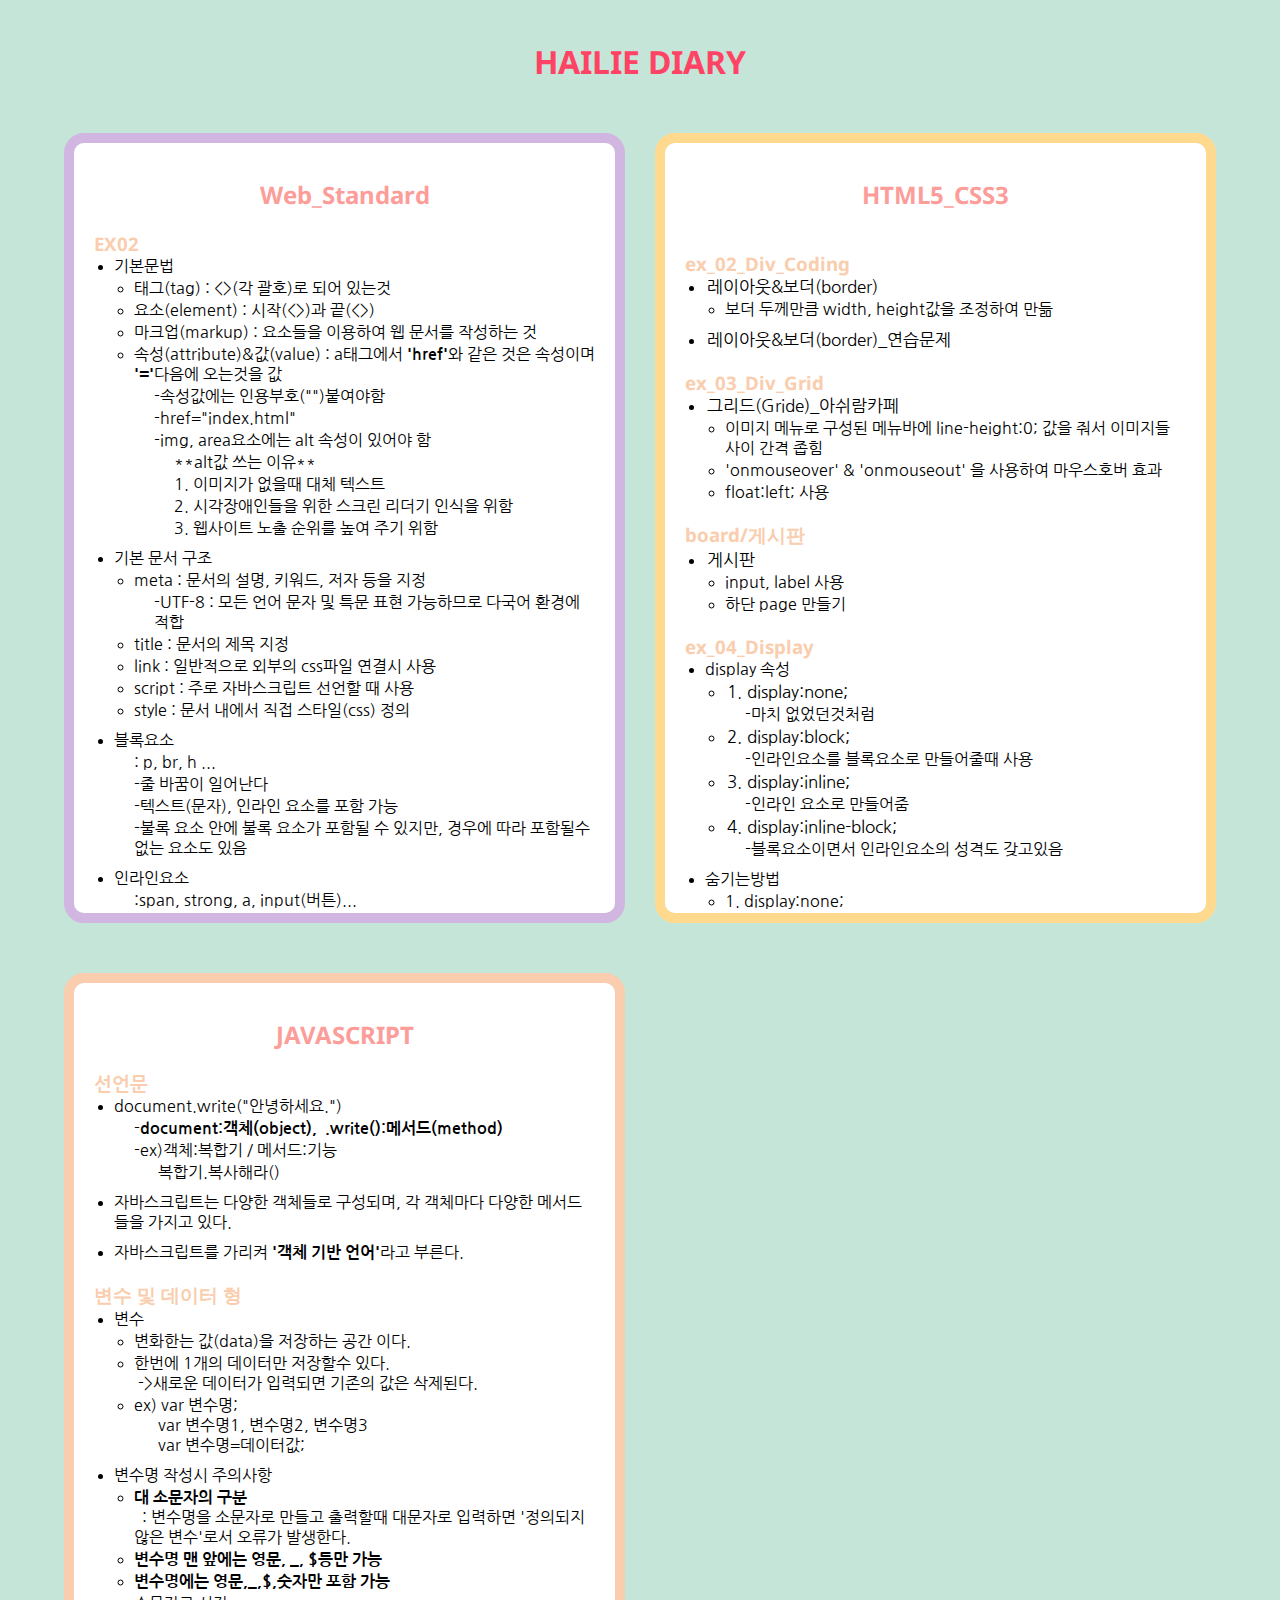
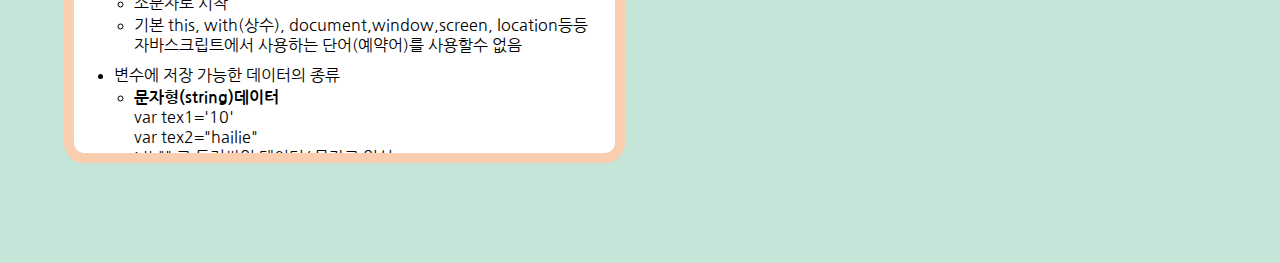
<file: diary/index.html>
<!doctype html>
<html lang="ko">
<head>
	<meta charset="UTF-8">

	<meta property="og:title" content="HAILIE DIARY"/>
  <meta property="og:description" content="html, css 정리"/>
  <meta property="og:image" content="https://hailie1230.github.io/study01/img/smile_mintBg.png"/>

	<title>HAILIE DIARY</title>
	<link href="https://fonts.googleapis.com/css?family=Nanum+Gothic:400,700|Noto+Sans:400,700" rel="stylesheet">
	<style>
		*{margin:0; padding:0; font-family: 'Nanum Gothic', sans-serif;}
		body{background:#c6e5d9; margin-top:40px; }
		p,a,ul,li{font-family: 'Nanum Gothic', sans-serif;}
		#BOX{width:90%; margin: 50px auto 20px auto; }
		#box1{width:47%; height:770px; overflow:hidden; overflow-y:scroll; background:#fff; border:10px solid #d1b6e1; border-radius:20px; float:left; margin-bottom:50px;}
		#box2{width:47%; height:770px; overflow:hidden; overflow-y:scroll; margin-bottom:50px; background:#fff; border:10px solid #ffda8e; border-radius:20px; float:right;}
		#box3{width:47%; height:770px; overflow:hidden; overflow-y:scroll; margin-bottom:100px; background:#fff; border:10px solid #f9cdad; border-radius:20px; float:left;}
		#box4{width:47%; height:770px; overflow:hidden; overflow-y:scroll; margin-bottom:100px; background:#fff; border:10px solid #a5d296; border-radius:20px; float:right;}
			#box_wrap{padding:15px 20px;}
			h1,h2,h3{color:; font-family: 'Noto Sans', sans-serif; }
			
			h1{color:#fe4365; text-align:center;}
			h2{color:#fc9d9a;padding:20px 0; text-align:center;}
			h3{color:#f9cdad; margin-top:20px;}
			h3>a{color:#f9cdad; margin-top:20px;}
			ul>li{margin-left:20px; margin-bottom:10px;}
			ul li a{padding:2px; text-decoration: none; font-size:17px;}
			ul li>a:hover{color:#3b8686; background:#f8f1dd; font-weight:bold;}
			ul>li>ul>li{margin-bottom:2px; margin-top:2px;}
			a{text-decoration:none; color:#000;}
			
		.mb2{margin-bottom:20px;}
		.mt0{margin-top:0;}
		.purple{color:#bf00ff;}
		.red{color:red; }
		.navy{color:navy;}
		.w50{display:block; width:50px; float:left;}
		.w60{display:block; width:60px; float:left;}
		.w90{display:block; width:90px; float:left;}
		.w120{display:block; width:120px; float:left;}
		.w150{display:block; width:150px; float:left;}
		.w200{display:block; width:200px; float:left;}
		.w250{display:block; width:250px; float:left;}
		.w300{display:block; width:300px; float:left;}
		.w350{display:block; width:350px; float:left;}
		.w450{display:block; width:450px; float:left;}
		.float{float:left;}
		.fr{float:right;}
		.stnone{list-style:none;}
		
	</style>
	<link rel="stylesheet" href="style.css"/>
</head>
<body>
	<h1>HAILIE DIARY</h1>
	<div id="BOX">
		<div id="box1">
			<div id="box_wrap">
				<h2>Web_Standard</h2>
				<ul>
					<!-- <h3>20190218</h3> -->
					<h3 class="mt0">EX02</h3>
					<li>기본문법
						<ul>
							<li>태그(tag) : <>(각 괄호)로 되어 있는것</li>
							<li>요소(element) : 시작(<>)과 끝(<>)</li>
							<li>마크업(markup) : 요소들을 이용하여 웹 문서를 작성하는 것</li>
							<li>속성(attribute)&값(value) : a태그에서 <strong>'href'</strong>와 같은 것은 속성이며 <strong>'='</strong>다음에 오는것을 값
								<ul style="list-style:none;">
									<li> -속성값에는 인용부호("")붙여야함</li>
									<li> -href="index.html"</li>
									<li> -img, area요소에는 alt 속성이 있어야 함
										<ul style="list-style:none;">
											<li>**alt값 쓰는 이유**</li>
											<li>1. 이미지가 없을때 대체 텍스트</li>
											<li>2. 시각장애인들을 위한 스크린 리더기 인식을 위함</li>
											<li>3. 웹사이트 노출 순위를 높여 주기 위함</li>
										</ul>
									</li>
								</ul>						
							</li>
						</ul>
					</li>
					<li>기본 문서 구조
						<ul>
							<li>meta : 문서의 설명, 키워드, 저자 등을 지정
								<ul style="list-style:none;">
									<li> -UTF-8 : 모든 언어 문자 및 특문 표현 가능하므로 다국어 환경에 적합</li>
								</ul>
							</li>
							<li>title : 문서의 제목 지정</li>
							<li>link : 일반적으로 외부의 css파일 연결시 사용</li>
							<li>script : 주로 자바스크립트 선언할 때 사용</li>
							<li>style :  문서 내에서 직접 스타일(css) 정의</li>
						</ul>
					</li>
					<li>블록요소
						<ul style="list-style:none;">
							<li>: p, br, h ...</li>
							<li>-줄 바꿈이 일어난다</li>
							<li>-텍스트(문자), 인라인 요소를 포함 가능</li>
							<li>-불록 요소 안에 불록 요소가 포함될 수 있지만, 경우에 따라 포함될수 없는 요소도 있음</li>
						</ul>
					</li>
					<li>인라인요소
						<ul style="list-style:none;">
							<li>:span, strong, a, input(버튼)...</li>
							<li>-줄 바꿈이 일어나지 않음</li>
							<li>-텍스트(문자), 인라인 요소를 포함할 수 있다.</li>
							<li>-인라인 요소는 블록 요소를 포함할 수 없다.</li>
							<li>-인라인 요소와 텍스트는 블록 요소 안에 포함되어야 한다.</li>
							<li>-인라인요소를 블록 요소로 설정해주고 싶을때 display:block; </li>
						</ul>
					</li>
					<li><a href="Web_Standard/ex02/unit02_01.html" target="_">h, p, br 요소</a>
						<ul>
							<li>h : 제목/ h1~h6
								<ul style="list-style:none;">
									<li>h1은 상호명(로고)으로 처리</li>
									<li>순서대로 정의할것 h1 > h2 > h3</li>
									<li>내용의 흐름이나 중요도에 따라 여러번 정의 가능</li>
								</ul>
							</li>
							<li>p : 단락을 정의하는 문단태그</li>
							<li>br : 줄바꿈 태그</li>
						</ul>
					</li>
					<li><a href="Web_Standard/ex02/unit02_02.html" target="_">Entity 코드(특수문자) 연습</a></li>
					<li><a href="Web_Standard/ex02/Entity.html" target="_">Entity 코드(특수문자) 정리</a>
						<ul>
							<li>모든 나라에서 동일하게 사용되는 특수 문자</li>
						</ul>
					</li>
					<li><a href="Web_Standard/ex02/unit03_01.html" target="_">텍스트 관련 요소의 사용</a>
						<ul>
							<li><span class="w120">abbr</span>보조설명</li>
							<li><span class="w120">address</span>문서의 연락처 정보 </li>
							<li><span class="w120">strong</span><strong>텍스트 강조</strong></li>
							<li><span class="w120">sub</span><sub>아랫첨자</sub></li>
							<li><span class="w120">sup</span><sup>윗첨자</sup></li>
							<li><span class="w120">blockquote</span>인용문</li>
							<li><span class="w120">em</span><em>이탤릭체</em></li>
							<li><span class="w120">ins</span><ins>밑줄</ins></li>
							<li><span class="w120">del</span><del>가운데 취소 선</del> </li>
						</ul>
					</li>
					<li><a href="Web_Standard/ex02/unit03_02.html" target="_">텍스트 관련 요소의 사용</a>
						<ul>
							<li><span class="w120">mark</span><mark>형광펜</mark> ( 다른색상을 쓰고싶다면 css로변경)</li>
							<li><span class="w120">meter</span>value값을 줘야 수치가보임</li>
							<li><span class="w120">progress</span>max, value 값 필요/ 진행상태보여주기</li>
							<li><span class="w120">time</span>time datetime="1993-12-05" 지금은 실행안됌</li>
							<li><span class="w120">ruby, rt</span>한자 </li>
						</ul>
					</li>
					<li><a href="Web_Standard/ex02/unit04_01.html" target="_">목록 문단 입력하기</a>
						<ul>
							<li><span class="w120">o</span>순차적 목록</li>
							<li><span class="w120">ul</span>비순차적 목록</li>
						</ul>
					</li>
					<li><a href="Web_Standard/ex02/unit04_02.html" target="_">목록 정의하기</a>
						<ul>
							<li><span class="w120">dl</span>정의 내리고자 하는 용어 정리 리스트</li>
							<li><span class="w120">dt</span>타이틀</li>
							<li><span class="w120">dd</span>내용</li>
						</ul>
					</li>
					<li><a href="Web_Standard/ex02/index2.html" target="_">시맨틱 태그1 : 위치 역할</a>
						<ul>
							<li>시맨틱 태그 : 의미가 있는 태그
								<ul style="list-style:none;">
									<li> : 개발자로 하여금 문서의 의미론적인 구조를 쉽게 파악할 수 있게 해줌</li>
									<li> : 검색엔진에게도 의미론적으로 중요한 부분과 덜 중요한 부분을 파악 할 수 있게 해주어 효율적인 검색을 하도록 만듦<br/>&nbsp;&nbsp;(쉽게 검색되는 문서를 만들수록 검색엔진에 쉽게 노출/ 아무리 좋은 내용을 가진 문서라도 검색엔진에 노출이 안되면 무용지물</li>
									<li> : 낮은 브라우저에서 인지 못하므로 아이디 설정 해줄것 **</li>
									<li><span class="w120">-header</span>사이트 전체에 대한 머릿말, 사이트 제목, GNB</li>
									<li><span class="w120">-section</span>컨텐츠</li>
									<li><span class="w120">-nav</span>메뉴</li>
									<li><span class="w120">-aside</span>페이지의 주요 내용을 제외한 부수적 내용</li>
									<li><span class="w120">-article</span>페이지에서 전달하고자 하는 실제 내용, 독립적인 문서로서 베포 가능한 문단</li>
									<li><span class="w120">-footer</span>페이지 혹은 회사 정보 등 하단 요소들의 그룹, 저작권 정보 연락처 등</li>
								</ul>
							</li>
						</ul>
					</li>
					<li><a href="Web_Standard/ex02/unit05_02.html" target="_">시맨틱 태그 적용</a></li>
					<li><a href="Web_Standard/ex02/index3.html" target="_">연습문제1(시맨틱태그적용)</a>
						<ul>
							<li><span class="w120">float:left;</span>띄워서 옆으로 정렬/ 부모가 자식을 감싸는 규칙 해제</li>
							<li><span class="w120">clear:both;</span>float:left로 옆으로 정렬한걸 아래로 떨어지게 하기</li>
						</ul>
					</li>
					<li><a href="Web_Standard/ex02/total01.html" target="_">연습문제2</a></li>
					<li class="mb2"><a href="Web_Standard/ex02/total2.html" target="_">연습문제3</a></li>
					
					<!-- <h3>20190219</h3> -->
					<h3>EX03</h3>
					<li><a href="Web_Standard/ex03/unit01_01.html" target="_">이미지 삽입하기 : img</a>
						<ul>
							<li>웹 문서에 이미지를 불러오는 요소 / 인라인요소</li>
						</ul>
					
					</li>
					<li><a href="Web_Standard/ex03/unit01_02.html" target="_">이미지 캡션 달기 : figure, figcaption</a>
						<ul>
							<li><span class="w120">figure</span>이미지와, figcaption감싸주는 부모태그</li>
							<li><span class="w120">figcaption</span>이미지 설명글</li>
						</ul>
					</li>
					<li><a href="Web_Standard/ex03/unit02_01.html" target="_">사운드 삽입하기 : audio</a>
						<ul>
							<li>source src="" / :source 는 단일로 사용 ( 많은브라우저에서 보이기위함) </li>
						</ul>
					</li>
					<li><a href="Web_Standard/ex03/unit02_02.html" target="_">동영상 무비 삽입하기 : video</a></li>
					<li><a href="Web_Standard/ex03/unit03_01.html" target="_">하이퍼링크 요소 다루기 : a</a>
						<ul>
							<li>텍스트 또는 이미지를 통해 다른곳으로 정보를 연결해 주는 역할</li>
						</ul>
					</li>
					<li><a href="Web_Standard/ex03/unit03_02.html" target="_">네임앵커를 이용하기 : ID, #</a>
						<ul>
							<li>이름을 지어주어 선택시 지어준 이름을 찾아 이동하기</li>
						</ul>
					</li>
					<li><a href="Web_Standard/ex03/unit03_03.html" target="_">이미지맵을 이용한 하이퍼링크 연결(좌표)</a></li>
					<li><a href="Web_Standard/ex03/unit04_01.html" target="_">인라인 프레임 삽입하기(frame)</a></li>
					<li><a href="Web_Standard/ex03/unit04_02.html" target="_">인라인 프레임에서 하이퍼링크 연결하기</a></li>
					<li><a href="Web_Standard/ex03/total1.html" target="_">연습문제1</a></li>
					<li><a href="Web_Standard/ex03/total2.html" target="_">연습문제2</a></li>
					
					<h3>EX04</h3>
					<li><a href="Web_Standard/ex04/unit01_01.html" target="_">테이블 삽입하기</a>
						<ul>
							<li><span class="w120">table</span>표</li>
							<li><span class="w120">tr</span>행</li>
							<li><span class="w120">th, td</span>열
								<ul>
									<li>블럭요소/width값, padding값 다 먹음</li>
									<li>border-collapse:collapse;</li>
								</ul>
							</li>
						</ul>
					</li>
					<li><a href="Web_Standard/ex04/unit01_02.html" target="_">테이블 삽입하기2</a>
						<ul>
							<li><span class="w120">colspan</span>열 합치기</li>
							<li><span class="w120">rowspan</span>행 합치기</li>
						</ul>
					</li>
					<!-- <h3>20190220</h3> -->
					<li><a href="Web_Standard/ex04/unit02_01.html" target="_">테이블 배경색 넣기 : col span="1"</a></li>
					<li><a href="Web_Standard/ex04/unit02_02.html" target="_">테이블 배경색 넣기 : thead/tbody/tfoot</a></li>
					<li><a href="Web_Standard/ex04/unit03_01.html" target="_">예약문의 : form>input종류</a>
						<ul>
							<li>form : 온라인 서식에서 작성한 값들을 서버 프로그랩(서버값 처리)으로 전송하는 역할</li>
							<li>블록요소</li>
							<li><span class="w120">action</span>서식에서 작성한 값들을 처리하는 서버 프로그램 주소</li>
							<li><span class="w120">method</span>서식의 값들을 서버 프로그램에 어떤 방법으로 전달 할 것인지 처리하는 부분
								<ul style="list-style:none;">
									<li>>get : 주소창에 중요한 정보값들이 노출, 전송할수 있는 데이터가 적음</li>
									<li>>post : 전송되는 데이터 값들이 노출되지 않음, 많은 양의 데이터 전송 가능</li>
								</ul>
							</li>
						</ul>
					</li>
					<li><a href="Web_Standard/ex04/unit03_02.html" target="_">예약문의 : input _ label>radio,checkbox</a>
						<ul>
							<li>label 에 감싼 input은 텍스트를 선택해도 선택이 가능</li>
							<li>라디오 버튼은 네임이 같아야 하고 / 네임이 다를경우 다 선택 됌***</li>
							<li>체크박스 네임은 다 달라야함 ***</li>
							<li style="list-style:none;">**input의 type**</li>
							<li>-text
								<ul style="list-style:none;">
									<li>: 한 줄 글 입력 상자</li>
									<li>: size 속성은 글상자의 가로길이</li>
									<li>: maxlength 속성은 최대 글자 수</li>
								</ul>
							</li>
							<li>-password
								<ul style="list-style:none;">
									<li>: 비밀번호 입력 상자, 입력된 내용은 * 로 표시</li>
								</ul>						
							</li>
							<li>-radio
								<ul style="list-style:none;">
									<li>:라디오 버튼</li>
									<li>:여러 중 하나만 선택 가능</li>
									<li>:name값이 같아야 함</li>
									<li>:value는 체크 시 실제 전송되는 값</li>
								</ul>
							</li>
							<li>-checkbox
								<ul style="list-style:none;">
									<li>:체크박스</li>
									<li>:다중 선택 가능</li>
									<li>:name값이 서로 다름</li>
								</ul>
							</li>
							<li>-submit
								<ul style="list-style:none;">
									<li>:전송 버튼</li>
									<li>:calue 속성은 버튼에 표시할 글자</li>
								</ul>
							</li>
							<li>-reset
								<ul style="list-style:none;">
									<li>:초기화 버튼</li>
								</ul>
							</li>
							<li>-button
								<ul style="list-style:none;">
									<li>:범용 버튼</li>
								</ul>
							</li>
							<li>-image
								<ul style="list-style:none;">
									<li>:이미지 버튼</li>
									<li>:alt 속성은 반드시 명시</li>
								</ul>
							</li>
							<li>-file
								<ul style="list-style:none;">
									<li>:첨부파일</li>
								</ul>
							</li>
							<li>-hidden
								<ul style="list-style:none;">
									<li>:화면에 표시되지 않음</li>
									<li>:사용자에게 노출할 필요가 없는 데이터 지정</li>
								</ul>
							</li>
						</ul>
					</li>
					<li><a href="Web_Standard/ex04/unit03_03.html" target="_">예약문의 : input버튼 _ image,submit,reset,button</a>
						<ul>
							<li>input에 글씨가 검은색이면 value / 회색이면 placeholder 값</li>
						</ul>
					</li>
					<li><a href="Web_Standard/ex04/unit04_01.html" target="_">예약문의 : fieldset>legend</a></li>
					<li><a href="Web_Standard/ex04/unit04_02.html" target="_">예약문의 : textarea/select</a>
						<ul>
							<li>첫번째 option ---선택---은 어떠한 행위를 하는것이 아닌 상단 노출이므로 value 값 없음 </li>
							<li>label에 for값과 textarea에 id값이 같아야 한다. / label에 for값은 분리될때만 필요하다. </li>
						</ul>
					</li>
					<li><a href="Web_Standard/ex04/total1.html" target="_">연습문제1_table</a></li>
					<li><a href="Web_Standard/ex04/total2.html" target="_">연습문제2_member login</a></li>
					
					
					<h3>EX05</h3>
					<li><a href="Web_Standard/ex05/unit01_01.html" target="_">블록 요소에 인라인 방식으로 CSS 적용</a></li>
					<li><a href="Web_Standard/ex05/unit01_02.html" target="_">span 요소의 사용과 특정 글자 꾸미기</a>
						<ul>
							<li><span class="w120">span</span>인라인요소, 문장 안에서 특정 요소 묶어줌</li>
						</ul>
					</li>
					<li><a href="Web_Standard/ex05/unit02_01.html" target="_">문서 전체의 배경 색상, 글자 색상 적용</a>
						<ul>
							<li>background-color:#000000; color:#ffffff;</li>
						</ul>
					</li>
					<li><a href="Web_Standard/ex05/unit02_02.html" target="_">문단에 CSS 적용</a></li>
					<li><a href="Web_Standard/ex05/unit03_01.html" target="_">link 요소로 CSS 문서 연결</a></li>
					<li><a href="Web_Standard/ex05/unit03_02.html" target="_">@import로 CSS 문서 연결</a>
						<ul>
							<li><span class="w120">@import</span>들여오는것 / 다른컴퓨터 또는 시스템으로부터 자기의 시스템안에 데이터등을 들여놓는것</li>
						</ul>				
					</li>
					<li><a href="Web_Standard/ex05/unit04_01.html" target="_">둥근 모서리 만들기 (prefix사용)</a>
						<ul>
							<li>border-radius:10px;</li>
							<li>벤더프리픽스(vender prefix)란? 각자 자기 웹사이트상에서 문제없이 실행되도록 속성 앞에 자사를 의미하는 머리글자를 추가하는것</li>
							<ul style="list-style:none;">
								<li>-webkit- 크롬,사파리</li>
								<li>-moz- 파이어폭스 </li>
								<li>-ms- 마이크로소프트</li>
								<li>-o-	오페라 </li>
							</ul>
						</ul>
					</li>
					<li><a href="Web_Standard/ex05/unit04_02.html" target="_">박스 그림자 효과 만들기(prefix사용)</a>
						<ul>
							<li>box-shadow:10px(x축) 10px(y축) 10px(블러) #000000;</li>
						</ul>
					</li>
					<li><a href="Web_Standard/ex05/total2.html" target="_">연습문제1</a></li>
					
					<!-- <h3>20190221</h3> -->
					<h3>EX06</h3>
					<li><a href="Web_Standard/ex06/unit01_01.html" target="_">태그 선택자 1 (h3,li)</a>
						<ul>
							<li>태그선택자란? 태그 이름 그대로 가져다 쓰는 선택자</li>
						</ul>
					</li>
					<li><a href="Web_Standard/ex06/unit01_02.html" target="_">태그 선택자 2 (h3,li)</a></li>
					<li><a href="Web_Standard/ex06/unit02_01.html" target="_">클래스 선택자 1</a>
						<ul>
							<li>class로 붙인 이름을 가져다 쓰는 선택자 / '.' 을 붙여 표기</li>
						</ul>
					</li>
					<li><a href="Web_Standard/ex06/unit02_02.html" target="_">클래스 선택자 2</a></li>
					<li><a href="Web_Standard/ex06/unit03_01.html" target="_">아이디 선택자 1</a>
						<ul>
							<li>id로 붙인 이름을 가져다 쓰는 선택자 / '#' 을 붙여 표기</li>
						</ul>
					</li>
					<li><a href="Web_Standard/ex06/unit03_02.html" target="_">아이디 선택자 2</a></li>
					<li><a href="Web_Standard/ex06/unit04_01.html" target="_">속성 선택자 1 : a[title]{ }</a></li>
					<li><a href="Web_Standard/ex06/unit04_02.html" target="_">속성 선택자 2 : a[title^,$,*]{ }</a>
						<ul>
							<li>(IE6에선 표현X)</li>
							<li>a[title="조주기능사"] >> 타이틀에 '조주기능사' 단어 찾기</li>
							<li>a[title^="제과"] >> 타이틀에 '제과' 로 시작하는 단어 들어가있는 타이틀 찾기</li>
							<li>a[title$="기능장"] >> 타이틀에 '기능장'으로 끝나는 단어 타이틀 찾기</li>
							<li>a[title*="산업기사"] >> 타이틀에 '산업기사' 단어 들어있는 타이틀 전부 찾기</li>
						</ul>
					</li>
					<li><a href="Web_Standard/ex06/unit05_01.html" target="_">자식 선택자 사용 : h2>span{ }</a>
						<ul>
							<li>현재 요소 내의 바로 아래 나오는 요소만을 가리키는 선택자(IE6에선 표현X)</li>
						</ul>
					</li>
					<li><a href="Web_Standard/ex06/unit05_02.html" target="_">인접 형제 선택자 사용 : li+li{} </a>
						<ul>
							<li>현재 요소 밖의 바로 뒤에 나오는 요소만을 가리키는 선택자(IE6에선 표현X)</li>
						</ul>
					</li>
					<li><a href="Web_Standard/ex06/unit06_01.html" target="_">링크 관련 가상 클래스 선택자 : a:link, visited, hover, active</a>
						<ul>
							<li>링크 걸린 글자에 스타일을 부여 하는것 (IE6에선 표현X)
								<ul style="list-style:none;">
									<li><span class="w120">a:link</span>링크된 글자를 보고만 있을 떄의 스타일을 주는 선택자</li>
									<li><span class="w120">a:visited</span>링크된 글자를 눌러 해당 페이지에 갔다가 돌아온 경우의 스타일을 주는 선택자</li>
									<li><span class="w120">a:hover</span>링크 걸린 글자에 마우스가 닿았을 경우의 스타일을 주는 선택자</li>
									<li><span class="w120">a:active</span>링크 걸린 글자가 활성화되었을 경우의 스타일을 주는 선택자 (클릭했다 돌아왔거나, 클릭하려다 만경우)</li>
									<li><span class="w120">a:focus</span>링크 걸린 글자에 포커스가 생길 경우의 스타일을 준느 선택자 (탭키 등으로 포커스가 나타날 경우)</li>
								</ul>
							</li>
						</ul>
					</li>
					<li><a href="Web_Standard/ex06/unit06_02.html" target="_">동적 가상 클래스 선택자 : input:hover, focus</a></li>
					<li><a href="Web_Standard/ex06/unit07_01.html" target="_">첫 번째, 짝수 번째, 세 번째 li 요소 꾸미기 : li:first-child, nth-child</a>
						<ul>
							<li>요소의 세부 조건까지 나타낼 수 있는 선택자 (IE6에선 표현X)
								<ul style="list-style:none;">
									<li>**수도 클래스 선택자 종류**</li>
									<li><span class="w120">:first-letter</span>요소의 첫 글자</li>
									<li><span class="w120">:first-line</span>요소의 첫 줄</li>
									<li><span class="w120">:first-child</span>같은 요소 중 첫 번째 요소</li>
									<li><span class="w120">:last-child</span>같은 요소 중 마지막 요소</li>
									<li><span class="w120">:before</span>요소의 맨 앞에 배치하는 마크업에는 없는 가상 요소</li>
									<li><span class="w120">:after</span>요소의 맨 뒤에 배치하는 마크업에는 없는 가상 요소</li>
								</ul>
							</li>
						</ul>
					</li>
					<li><a href="Web_Standard/ex06/unit07_02.html" target="_">순서와 관련있는 가상 선택자 : p:first-letter, first-line</a></li>
					<li><a href="Web_Standard/ex06/unit07_03.html" target="_">순서와 관련있는 가상 선택자 : p:first-letter, first-line</a></li>
					<li><a href="Web_Standard/ex06/unit8_01.html" target="_">전체 선택자 : *{ }</a>
						<ul>
							<li>페이지의 모든 요소를 가리키는 선택자</li>
						</ul>
					</li>
					<li><a href="Web_Standard/ex06/unit8_02.html" target="_">그룹 선택자(다중 선택자) : h1, h2, h3{ }</a></li>
					<li><a href="Web_Standard/ex06/unit9_01.html" target="_">소속을 정하는 트리 구조의 하위 자손 선택자 1 </a>
						<ul>
							<li><span class="w120">#healthBox2>p{ }</span>바로 밑에 자식만 선택</li>
						</ul>
					</li>
					<li><a href="Web_Standard/ex06/unit9_02.html" target="_">소속을 정하는 트리 구조의 하위 자손 선택자 2 </a>
						<ul>
							<li><span class="w120">#box1 h</span>#box1안에 h2 다 선택</li>
						</ul>
					</li>
					<li><a href="Web_Standard/ex06/unit10_01.html" target="_">속성 값의 상속 관계 알아보기: #cookingSrc p span{ }</a></li>
					<li><a href="Web_Standard/ex06/unit10_02.html" target="_">선택자간의 우선 순위 알아보기</a>
						<ul>
							<li><span class="w300">#bgPage1{color:#ffffff;}</span> >> 100점 <br/>
								<span class="w300">#bgPage1.bgPage2{color:#ccff00;}</span> >>110점 (id랑 class랑 붙여서 써야 110점이됌)<br/> 
								<span class="w300">span{color:red !important;}</span> >> span은 1점 이지만 "!important"를 붙임으로 제일 우선순위<br/>
							</li>
						</ul>
					</li>
					<li><a href="Web_Standard/ex06/total1.html" target="_">연습문제1</a></li>
					<li><a href="Web_Standard/ex06/total2.html" target="_">연습문제2</a></li>
				
					<!-- <h3>20190222</h3> -->
					<h3>EX07</h3>
					<li><a href="Web_Standard/ex07/unit01_01.html" target="_">글자와 관련된 속성</a>
						<ul>
							<li><span class="w150">font-weight</span>>>굵기 : bold, bolder(더굵게), normal, lighter </li>
							<li><span class="w150">font-family</span>>>서체</li>
							<li><span class="w150">font-style</span>>>서체모양:italic(기울게), bold, oblique(기울게), normal</li>
							<li><span class="w150">font-size</span>>>폰트크기</li>
							<li><span class="w150">font-variant</span>>>변체:normal, small-caps(소문자를 대문자로)</li>
							<li><span class="w150">color</span>>>폰트 색상</li>
							<li><span class="w150">font-variant</span>>>small-caps; 작은대문자 만들어!</li>
							<li><span class="w150">font</span>>>속성표기법(띄어쓰기로구분) <br/>
								<span class="w150">&nbsp;</span>EX)font : small-caps italic 30px "Times New Roman"</li>
						</ul>
					</li>
					<li><a href="Web_Standard/ex07/unit01_02.html" target="_">문단에 관련된 속성</a>
						<ul>
							<li><span class="w150">text-align</span>>>텍스트 정렬/블록 요소에만 사용 (left,center,right,justify)</li>
							<li><span class="w150">vertical-align</span>>>이미지나 폼 요소를 위, 가운데, 아래 등 세로정렬/img, input, select, th, td 등 사용(top, middle, bottom)</li>
							<li><span class="w150">line-height</span>>>줄 간격(%,em,px)</li>
							<li><span class="w150">text-decoration</span>>>밑줄, 윗줄, 가운데 줄, 밑줄 없애기(underline, overline, line-through, none)</li>
							<li><span class="w150">text-indent</span>>>문단의 첫머리 들여쓰기, 블록 요소에만 사용(px, %)</li>
							<li><span class="w150">text-transform</span>>>대소문자 변경(uppercase, lowercase, capitalize)</li>
							<li><span class="w150">word-spacing</span>>>단어와 단어 사이 간격 </li>
							<li><span class="w150">letter-spacing</span>>>글자와 글자간의 간격(px, %)</li>
						</ul>
					</li>
					<li><a href="Web_Standard/ex07/unit01_03.html" target="_">글 문단의 흐름 방향, 공백 처리에 관련된 속성</a>
						<ul>
							<li><span class="w150">direction</span>>>텍스트 방향 지정(ltr:왼쪽에서 오른쪽/rtl:오른쪽에서 왼쪽)</li>
							<li><span class="w150">white-space</span>
								>>화면창이 줄어들어도 자동줄바꿈 X: nowrap; (width값줘도 적용안됌) <br/>
								<span class="w150">&nbsp;</span>&nbsp;&nbsp;코딩창에 쓴대로 그대로 보여줘 : pre;  <br/>
								<span class="w150">&nbsp;</span>&nbsp;&nbsp;+overflow:hidden 추가하면 width값 이외의 텍스트 사라짐	
							</li>
							<li><span class="w150">overflow:hidden;</span>>>넘치는거 숨겨</li>
							<li><span class="w250">text-overflow:ellipsis;</span>>>width값때문에 넘쳐서 안보이는거 표시"..." /width 값보다 텍스트많아야함 </li>
						</ul>
					</li>
					<li><a href="Web_Standard/ex07/unit02_01.html" target="_">목록 문단에 이미지, 위치, 스타일 제어 : list-style</a>
						<ul>
							<li><span class="w150">list-style:none;</span>>>li 리스트 스타일 없애!</li>
							<li><span class="w150">list-style:disc;</span>>>기본 리스트 스타일 (점)</li>
							<li><span class="w150">list-style:circle;</span>>>투뎁스 리스트 스타일 (원)</li>
							<li><span class="w150">list-style:square;</span>>>쓰리뎁스 리스트스타일 (네모)</li>
							<li><span class="w250">list-style-image:url(img/btn.gif);</span>>>리스트스타일 이미지로</li>
							<li><span class="w250">list-style-position:inside;</span>들여쓰기</li>
							<li><span class="w250">list-style-position : outside;</span>내어쓰기</li>
							<li><span class="w250">list-style-type : upper-roman;</span>로마숫자</li>
							<li><span class="w250">list-style:hiragana inside;</span>히라가나</li>
						</ul>
					</li>
					<li class="red"><a href="Web_Standard/ex07/unit02_02.html" target="_" >인용부호, 특정 문자열과 같은 콘텐츠 생성</a>
						<ul>
							<li><span class="w250">counter-reset:[카운터명][정수]</span>>>카운터 초기화 하는 속성</li>
							<li><span class="w350">counter-increment:[카운터명][정수]</span>>>카운터를 증가시키는 속성</li>
							<li><span class="w350">counter([카운터명])'문자'</span>>>카운터를 사용하기위한 함수</li>
						</ul>
					</li>
					<li><a href="Web_Standard/ex07/unit03_01.html" target="_">요소의 크기 지정 및 여백 처리</a></li>
					
					<!-- <h3>20190225</h3> -->
					<li><a href="Web_Standard/ex07/unit03_02.html" target="_">다양한 속성으로 테두리 표시하기</a>
						<ul>
							<li>보더(border)? 테두리</li>
						</ul>
					</li>
					<li><a href="Web_Standard/ex07/border.html" target="_">보더(border)의 종류</a></li>
					<li><a href="Web_Standard/ex07/unit03_03.html" target="_">모서리가 둥근 테두리 만들기</a>
						<ul>
							<li><span class="w200">border-radius</span>>>모서리를 둥글게 만듦 (px, %)</li>
						</ul>
					</li>
					<li><a href="Web_Standard/ex07/unit03_04.html" target="_">테두리 외곽에 아우트라인 처리하기</a>
						<ul>
							<li>outline</li>
							<li><span class="w150">outline-style</span>>>아웃라인 스타일 </li>
							<li><span class="w150">outline-color</span>>>아웃라인 색상</li>
							<li><span class="w150">outline-width</span>>>아웃라인 두께</li>
						</ul>
					</li>
					<li><a href="Web_Standard/ex07/unit04_01.html" target="_">요소의 배경 처리</a>
						<ul>
							<li><span class="w150">background</span>>>속성표기법/ 배경색, 배경이미지, 배경 반복 여부, 배경 위치, 배경 고정 여부 등 </li>
							<li><span class="w150">background-color</span>>>배경 색상</li>
							<li><span class="w150">background-image</span>>>배경으로 쓸 이미지 </li>
							<li><span class="w150">background-repeat</span>>>배경이미지 어떻게 반복할지 (repeat, no-repeat, repeat-x, repeat-y)</li>
							<li><span class="w200">background-position</span>>>배경 이미지의 위치 설정 <br/>
								<span class="w200">&nbsp;</span>&nbsp;&nbsp;가로 : left, right, center, px, %, em <br/>
								<span class="w200">&nbsp;</span>&nbsp;&nbsp;세로 : top, bottom, center, px, %, em <br/>
								<span class="w200">&nbsp;</span>&nbsp;&nbsp;생략시 left, top 값이 기본 설정
							</li>             
							<li><span class="w200">background-attachment</span>>>배경 이미지를 고정시킬지 스크롤 되게 할지 결정 <br/>
								<span class="w200">&nbsp;</span>&nbsp;&nbsp;scroll : 화면이 스크롤되면 따라감(생략시 기본값) <br/> 
								<span class="w200">&nbsp;</span>&nbsp;&nbsp;fixed :배경의 위치가 화면 기준으로 고정 
							</li>
						</ul>
					</li>
					<li><a href="Web_Standard/ex07/unit05_01.html" target="_">이미지, 색상, 글자 투명도 조정</a>
						<ul>
							<li>투명도 : opacity/hsla,rgba</li>
							<li>부모에게 투명도가 주어지면 자식에게 상속 받는다 </li>
							<li>hsla(hue값,saturation값, lightness값, alpha값);</li>
							<li>rgba(red값,green값,blue값,alpha값);</li>
						</ul>
					</li>
					
					<!-- <h3>20190226</h3> -->
					<li><a href="Web_Standard/ex07/unit05_02.html" target="_">그림자 효과</a>
						<ul>
							<li>box-shadow/text-shadow</li>
						</ul>
					</li>
					<li><a href="Web_Standard/ex07/unit06_02.html" target="_">테이블에 관련된 속성</a></li>
					<li><a href="Web_Standard/ex07/total1.html" target="_">연습문제1</a></li>
					
					<h3>EX08</h3>
					<li><a href="Web_Standard/ex08/unit01_01.html" target="_">이미지 요소 옆에 문단 흐르게 만들기</a>
						<ul>
							<li>float:left;</li>
						</ul>
					</li>
					<li><a href="Web_Standard/ex08/unit01_02.html" target="_">단 구성하고 float 해제</a>
						<ul>
							<li><span class="w300">clear:left; = clear:both;</span>float되서 옆으로 딸려 올라갈뻔한 박스를 아래로 배치</li>
							<li>float 해제 해결 방법
								<ul style="list-style:none;">
									<li>1. float된 박스들의 바로 다음 박스에게 <strong>clear:both;</strong>한다
										<br/>&nbsp;&nbsp;&nbsp;&nbsp;-바로 다음에 박스가 없으면 안됨
									</li>
									<li>2. float된 박스들을 감싸는 박스를 다시 <strong>float:left;</strong>한다
										<br/>&nbsp;&nbsp;&nbsp;&nbsp;-그 float까지 연쇄적으로 해제해야 하며 width값 줘야 <abbr title="각각의 브라우저(크롬,IE,파이어폭스 등 )에도 구현될수 있도록 확인하고 맞추는것">크로스 브라우징</abbr> 됨
										<br/>&nbsp;&nbsp;&nbsp;&nbsp;<a href="HTML5_CSS3/ex_05_Clear_Fix/index1.html"target="_" style="color:#bf00ff; font-size:12px;">float에 float으로 대응하는 방법예제</a>
									</li>
									<li>3. float된 박스들을 감싸는 박스에 <strong>overflow:auto;/overflow:hidden;</strong>한다
										<br/>&nbsp;&nbsp;&nbsp;&nbsp;-자식 넓이가 늘어나면 부모가 자식을 다 보여줄수없음,세로 스크롤바가 생길 경우는 사용 불가능, width값 줘야 크로스 브라우징 됨
										<br/>&nbsp;&nbsp;&nbsp;&nbsp;<a href="HTML5_CSS3/ex_05_Clear_Fix/index2.html"target="_" style="color:#bf00ff; font-size:12px;">float에 overflow속성으로 대응하는 예제</a>
									</li>
									<li>4. float된 박스들을 감싸는 박스에 <strong>height값</strong>을 준다
										<br/>&nbsp;&nbsp;&nbsp;&nbsp;-본문 내용엔 높이를 주지 않으므로 세로 사이즈가 불변일 경우 아니면 사용불가
									</li>
									<li>5. float을 <strong>빈 엘리먼트</strong>로 clear하는 방법
										<br/>&nbsp;&nbsp;&nbsp;&nbsp;.clear{clear:both; padding:10px;}, 모든 박스 하단에 일일히 적용해야 해서 불편함
										<br/>&nbsp;&nbsp;&nbsp;&nbsp;-자식 넓이가 늘어나면 부모가 자식을 다 보여줄수없음,세로 스크롤바가 생길 경우는 사용 불가능, width값 줘야 크로스 브라우징 됨
										<br/>&nbsp;&nbsp;&nbsp;&nbsp;<a href="HTML5_CSS3/ex_05_Clear_Fix/index3.html"target="_" style="color:#bf00ff; font-size:12px;">float을 빈 엘리먼트로 clear하는 방법</a>
									</li>
									<li><mark>6. float된 박스들을 감싸는 박스에 가상요소 <strong>:after</strong> 를 주어 해제 한다<strong>(클리어픽스)</strong>
										<br/>&nbsp;&nbsp;&nbsp;&nbsp;-아무 부작용 X, width값 줘야 크로스브라우징 됨
										<br/>&nbsp;&nbsp;&nbsp;&nbsp;&nbsp;&nbsp;&nbsp;&nbsp;1번이 안되면 이 방법이 좋음
										<br/>&nbsp;&nbsp;&nbsp;&nbsp;<a href="HTML5_CSS3/ex_05_Clear_Fix/index4.html"target="_" style="color:#bf00ff; font-size:12px;">float을 가상 선택자:after로 clear하는 방법</a></mark>
									</li>
									<li>***부모 요소에 height값을 주면 float해제 효과가 있으나, 본문 내용에 height를 주면 유지보수가 힘드므로 꼭 필요한 경우가 아니면 height값 주지 않아야 함</li>
								</ul>
							</li>
						</ul>
					</li>
					<li><a href="Web_Standard/ex08/unit02_01.html" target="_">절대 좌표 방식으로 배치</a>
						<ul>
							<li>position:absolute;</li>
						</ul>
					</li> 
					<!-- <h3>20190227</h3> -->
					<li><a href="Web_Standard/ex08/unit02_02_test.html" target="_">상대 좌표 방식으로 배치</a>
						<ul>
							<li>position:relative;</li>
						</ul>
					</li>
					<li><a href="Web_Standard/ex08/unit02_03.html" target="_">고정 좌표 방식으로 배치</a>
						<ul>
							<li>position:fixed;</li>
						</ul>
					</li>
					<li><a href="Web_Standard/ex08/unit03_01.html" target="_">이미지 요소를 세로로 배치</a>
						<ul>
							<li>display:block;</li>
							<li>이미지(img)는 인라인 요소 이므로 display:block;으로 블록 요소로 바꾸어줌</li>
						</ul>
					</li>
					<li><a href="Web_Standard/ex08/unit03_02.html" target="_">목록 요소를 가로로 배치</a>
						<ul>
							<li>display:inline;</li>
						</ul>
					</li>
					<li><a href="Web_Standard/ex08/unit03_03.html" target="_">제목 텍스트 대신 이미지로 대체: display:none;</a>
						<ul>
							<li>display:none; : 아무것도 없었던것처럼!!</li>
						</ul>
					</li>
					<li><a href="Web_Standard/ex08/unit03_04.html" target="_">목록 문단, 정의 문단을 테이블 형식으로 배치</a>
						<ul>
							<li>display:table, table-cell;</li>
							<li>table태그를 쓰지 않고 테이블 만들기</li>
						</ul>
					</li>
					<li><a href="Web_Standard/ex08/unit04_01.html" target="_">다단에 구분선 표시</a>
						<ul>
							<li>column-count/column-rule/column-gap</li>
							<li>밴더프리픽스 써야함!</li>
						</ul>
					</li>
					<!-- <h3>20190228</h3> -->
					<li style="background-color: #ffccbc; padding: 10px 0;"><a href="flexbox/ex01.html" target="-"><strong>display:flex</strong></a>
						<ul>
							<li><a href="https://flexboxfroggy.com/#ko" target="-">FLEX FROGGY game</a></li>
							<li><a href="flexbox/ex02.html" target="_">display : flex 기본 나열</a></li>
							<li><a href="flexbox/ex03.html" target="_"><strong>flex-direction</strong></a>
								<ul>
									<li>row: 요소들을 텍스트의 방향과 동일하게 정렬합니다.</li>
									<li>row-reverse: 요소들을 텍스트의 반대 방향으로 정렬합니다.</li>
									<li>column: 요소들을 위에서 아래로 정렬합니다.</li>
									<li>column-reverse: 요소들을 아래에서 위로 정렬합니다.</li>
								</ul>
							</li>
							<li><a href="flexbox/ex04.html" target="_"><strong>flex-wrap</strong></a>
								<ul>
									<li>nowrap: 모든 요소들을 한 줄에 정렬합니다.</li>
									<li>wrap: 요소들을 여러 줄에 걸쳐 정렬합니다.</li>
									<li>wrap-reverse: 요소들을 여러 줄에 걸쳐 반대로 정렬합니다.</li>
								</ul>
							</li>
							<li><a href="flexbox/ex05.html" target="_"><strong>justify-content </strong>: 아이템 중심축 기준으로 어떻게 배치할건지!</a>
								<ul>
									<li>flex-start: 요소들을 컨테이너의 왼쪽으로 정렬합니다.</li>
									<li>flex-end: 요소들을 컨테이너의 오른쪽으로 정렬합니다.</li>
									<li>center: 요소들을 컨테이너의 가운데로 정렬합니다.</li>
									<li>space-between: 요소들 사이에 동일한 간격을 둡니다.</li>
									<li>space-around: 요소들 주위에 동일한 간격을 둡니다.</li>
								</ul>
							</li>
							<li><a href="flexbox/ex06.html" target="_"><strong>align-item, aling-content</strong></a>
								<strong>align-content</strong>는 여러 줄들 사이의 간격을 지정 <br>
								<strong>align-items</strong>는 컨테이너 안에서 어떻게 모든 요소들이 정렬하는지를 지정 <br>
								<em>한 줄만 있는 경우, align-content는 효과를 보이지 않습니다.</em>
								<ul>
									<li>flex-start: 요소들을 컨테이너의 꼭대기로 정렬합니다.</li>
									<li>flex-end: 요소들을 컨테이너의 바닥으로 정렬합니다.</li>
									<li>center: 요소들을 컨테이너의 세로선 상의 가운데로 정렬합니다.</li>
									<li>baseline: 요소들을 컨테이너의 시작 위치에 정렬합니다.</li>
									<li>stretch: 요소들을 컨테이너에 맞도록 늘립니다.</li>
								</ul>
							</li>
							<li><a href="flexbox/ex07.html" target="_"><strong>item</strong> 값 /order, flex-grow, flex-shrink, flex-basis, align-self </a>
								<ul>
									<li>order의 기본 값은 0이며, 양수나 음수로 바꿀 수 있습니다.</li>
									<li>align-self는 개별 요소에 적용할 수 있는 또 다른 속성입니다.</li>
								</ul>
							</li>
							<li><strong>flex-flow: row wrap; </strong>요소들을 가로선 상의 여러줄에 걸쳐 정렬하기 위해 사용</li>
						</ul>
					</li>
					<li>
					    <a href="Web_Standard/ex08/unit04_02.html" target="_">display:flex</a>
					</li>					
					<li><a href="Web_Standard/ex08/unit04_03.html" target="_">box-flex 속성으로 비율로 크기 조정</a></li>
					<li><a href="Web_Standard/ex08/unit05_01.html" target="_">transform 속성으로 요소 변경</a>
						<ul>
							<li><span class="w300">transform:translate(20px.-30px);</span>우측으로 20px 위로 30px 이동</li>
							<li><span class="w300">transform:rotate(30deg);</span>시계 방향으로 30도 회전</li>
							<li><span class="w300">transform:scale(1.3,0.7);</span>가로130%확대 세로70%축소</li>
							<li><span class="w300">transform:skew(30deg,20deg);</span>가로 30도, 세로20도로 찌그러뜨림</li>
							<li>밴더프리픽스 써야함!</li>
						</ul>
					</li>
					<li><a href="Web_Standard/ex08/unit05_02.html" target="_">transition 속성으로 애니메이션 만들기</a>
						<ul>
							<li>background, color, height, width, transformation 등의 속성들에 애니메이션을 적용하는것 </li>
							<li>속성표기법! / 밴더프리픽스 사용!</li>
							<li><span class="w150">property</span>애니메이션 시킬 속성을 사용함</li>
							<li><span class="w150">duration</span>시작해서 끝날 떄까지 시간을 초 단위로 지정</li>
							<li><span class="w150">timingfunction</span>속도 변화 (큰 차이 없음)
								<ul>
									<li>linear:등속 = cubic-bezier(0,0,1,1)</li>
									<li>ease:느리게 시작했다가 빨라졌다 다시 느려짐 = cubic-bezier(0.25,0.1,0.25,0.1)</li>
									<li>ease-in:점점 빨라짐 = cubic-bezier(0.42,0,1,1)</li>
									<li>ease-out:점점 느려짐 = cubic-bezier(0,0,0.58,1)</li>
									<li>ease-in-out : 처음과 끝이 느림 = cubic-bezier(0.42,0,0.58,1)</li>
									<li>cubic-bezier(n,n,n,n) : 값을 입력해 가속/감속 조작</li>
								</ul>
							</li>
							<li><span class="w250">transition-delay:0.5s;</span>0.5초 이후에 작동</li>
						</ul>
					</li>
					<li><a href="Web_Standard/ex08/unit05_03.html" target="_">animation</a>
						<ul>
							<li>마우스 오버시 둥글게 변하기</li>
						</ul>
					</li>
					<li><a href="Web_Standard/ex08/unit05_04.html" target="_">animation2</a>
						<ul>
							<li>반복하여 도형 이동하기</li>
						</ul>
					</li>
					<li><a href="Web_Standard/ex08/unit05_05.html" target="_">overflow, clip</a>
						<ul>
							<li><span class="w120">overflow:hidden;</span>넘치는 컨텐츠를 숨기</li>
							<li><span class="w120">overflow:auto;</span>넘치는 컨텐츠가 존재할 경우에만 스크롤바를 생성해 줌</li>
							<li><span class="w120">overflow:scroll;</span>넘치는 컨텐츠가 없어도 스크롤바를 생성해 줌
								<ul style="list-style:none;">
									<li><span class="w120">-scroll-x/scroll-y</span>각 방향으로 스크롤바를 따로 처리하게 해줌</li>
								</ul>
							</li>
							<li><span class="w350">clip:rect(0px, 200px, 150px, 0px);</span>좌표를 지정한 부분만 보임</li>
						</ul>
					</li>
					<li><a href="Web_Standard/ex08/animation_190228.html" target="_">애니메이션 숙제</a></li>
					
					<!-- <h3>20190304</h3> -->
					<li><a href="Web_Standard/ex08/total2.html" target="_">연습문제</a></li>
					
					<h3>EX09</h3>
					<li><a href="Web_Standard/ex09/unit01_01.html" target="_">그라데이션 상자와 회원 가입 버튼 만들기</a>
						<ul>
							<li>background:linear-gradient(top, #ddd, #888);</li>
							<li>밴더프리픽스 써야함</li>
							<li>낮은 브라우저에서 실행이 안되므로 기본값 꼭 넣어줘야함 (background:#fff;)</li>
						</ul>
					</li>
					<li><a href="Web_Standard/ex09/unit01_02.html" target="_">그라데이션 메뉴바 만들기</a></li>
					<li><a href="Web_Standard/ex09/unit02_02.html" target="_">가로, 세로로 애니메이션되어 커지는 롤오버 이미지 만들기</a>
						<ul>
							<li>transition 사용</li>
						</ul>
					</li>
					<li><a href="Web_Standard/ex09/unit03_01.html" target="_">탭 구조를 이용한 Item Gallery</a></li>
					<li><a href="Web_Standard/ex09/unit04_01.html" target="_">이미지 배치하고 롤오버시 블러 효과 적용하기</a></li>
					<li><a href="Web_Standard/ex09/unit04_02.html" target="_">이미지 위에 웹 스티커 붙이기</a></li>
					<!-- <h3>20190305</h3> -->
					<li><a href="Web_Standard/ex09/unit05_01.html" target="_">로그인페이지(memberlogin)</a>
						<ul>
							<li>버튼 그림자 "border-style:none;" 해결</li>
							<li>input_인라인 요소 이지만 width값을 적용 가능(유일하게 input만 가능/ 중요한 아이므로) </li>
						</ul>
					</li>
					<!-- <h3>20190312</h3> -->
					<li><a href="Web_Standard/ex09/unit05_02.html" target="_">주문자 정보 만들기</a>
						<ul>
							<li>div를 display:table; 사용하여 table로 만들어주기</li>
						</ul>
					</li>
					<li><a href="Web_Standard/ex09/unit06_01.html" target="_">게시판</a>
						<ul>
							<li>테이블은 width값을 주지 않아도 "margin:0 auto;" 먹힘 (테이블 안에 컨텐츠들이 width값을 갖기 때문)</li>
							<li>th사이사이 세로 라인 #tableDesign th span {border-right:1px solid #333; display:block;}
							<br/>>>span이 인라인 요소이므로 display:block; 값을 주면 부모의 width값을 상속 받음
							</li>
							<li>마우스 오버시 손가락 모양 만들기 (cursor:pointer;) </li>
							<li>버튼 border-style:none; </li>
						</ul>
					</li>
					<li><a href="Web_Standard/ex09/unit07_01.html" target="_">해상도 크기에 따라 디자인 다르게 설정하기(미디어쿼리/반응형)</a>
						<ul>
							<li>Ctrl+alt_4 미디어쿼리 자동완성</li>
						</ul>
					</li>
					<li><a href="Web_Standard/ex09/total1.html" target="_">연습문제_메뉴만들기</a></li>
					<li><a href="Web_Standard/ex09/total2.html" target="_">연습문제_미디어쿼리이용해서 메뉴 만들기</a>
						<ul style="list-style:none;">
							<li>미디어쿼리 css로 연결해서 해결</li>
						</ul>
					</li>
				</ul>
			</div><!-- id="box_wrap" -->
		</div> <!-- #box1 -->
		<div id="box2">
			<div id="box_wrap">
				<h2>HTML5_CSS3</h2>
				<ul>
					<h3>ex_02_Div_Coding</h3>
					<!-- <h3>20190305</h3> -->
					<li><a href="HTML5_CSS3/ex_02_Div_Coding/index.html" target="_">레이아웃&보더(border)</a>
						<ul>
							<li>보더 두께만큼 width, height값을 조정하여 만듦</li>
						</ul>
					</li>
					<li><a href="HTML5_CSS3/ex_02_Div_Coding/index2.html" target="_">레이아웃&보더(border)_연습문제</a></li>
					<!-- <h3>20190306</h3> 개인작업 -->
					<!-- <h3>20190307</h3> -->
					<h3>ex_03_Div_Grid</h3>
					<li><a href="HTML5_CSS3/ex_03_Div_Grid/index.html" target="_">그리드(Gride)_아쉬람카페</a>
						<ul>
							<li>이미지 메뉴로 구성된 메뉴바에 line-height:0; 값을 줘서 이미지들 사이 간격 좁힘 </li>
							<li>'onmouseover' & 'onmouseout' 을 사용하여 마우스호버 효과</li>
							<li>float:left; 사용</li>
						</ul>
					</li>
					<h3>board/게시판</h3>
					<li><a href="HTML5_CSS3/board/index.html" target="_">게시판</a>
						<ul>
							<li>input, label 사용</li>
							<li>하단 page 만들기</li>
						</ul>
					</li>
					<!-- <h3>20190308</h3> -->
					<h3>ex_04_Display</h3>
					<li>display 속성
						<ul>
							<li><a href="HTML5_CSS3/ex_04_Display/index.html" target="_">1. display:none;</a>
								<ul style="list-style:none;">
									<li>-마치 없었던것처럼</li>
								</ul>
							</li>
							<li><a href="HTML5_CSS3/ex_04_Display/index1.html" target="_">2. display:block;</a>
								<ul style="list-style:none;">
									<li>-인라인요소를 블록요소로 만들어줄때 사용</li>
								</ul>
							</li>
							<li><a href="HTML5_CSS3/ex_04_Display/index1.html" target="_">3. display:inline;</a>
								<ul style="list-style:none;">
									<li>-인라인 요소로 만들어줌 </li>
								</ul>
							</li>
							<li><a href="HTML5_CSS3/ex_04_Display/index1.html" target="_">4. display:inline-block;</a>
								<ul style="list-style:none;">
									<li>-블록요소이면서 인라인요소의 성격도 갖고있음</li>
								</ul>
							</li>
						</ul>
					</li>
					<li>숨기는방법
						<ul>
							<li>1. display:none;
								<ul style="list-style:none;">
									<li>-마치 없었던것처럼</li>
								</ul>
							</li>
							<li><a href="HTML5_CSS3/ex_04_Display/index5.html" target="_">2. visibility:hidden;</a>
								<ul style="list-style:none;">
									<li>형태공간은 갖고있고 보이지 않는것</li>
								</ul>
							</li>
							<li><a href="HTML5_CSS3/ex_04_Display/index6.html" target="_">3. opacity:0;</a>
								<ul style="list-style:none;">
									<li>visibility:hidden; 와 같이 형태 공간은 갖고있지만 투명도 수치를 조절할수있음</li>
								</ul>
							</li>
						</ul>
					</li>
					
					<li><a href="HTML5_CSS3/ex_04_Display/index7.html" target="_">box-sizing: border-box;</a>
						<ul>
							<li>보더(border)와 패딩(padding)값이 박스안으로 들어감</li>
						</ul>
					</li>
					<li><a href="HTML5_CSS3/ex_04_Display/index8.html" target="_">보더(border)복습</a></li>
					<li>position
						<ul>
							<li><a href="HTML5_CSS3/ex_04_Display/index10.html" target="_">position:absolute; </a>
								<ul style="list-style:none;">
									<li>position:absolute; / z-index : 숫자;(높은 값을 쓸수록 제일 위에 뜬다)</li>
								</ul>
							</li>
						</ul>
						<ul>
							<li><a href="HTML5_CSS3/ex_04_Display/index11.html" target="_">position:relative; </a>
								<ul style="list-style:none;">
									<li>-부모 박스를 position:relative; 값을 주고 자식들에게 position:absolute; 값을 주면 부모 박스를 기준값으로 위치가 움직인다. </li>
								</ul>
							</li>
						</ul>
						<ul>
							<li><a href="HTML5_CSS3/ex_04_Display/index12.html" target="_">overflow:hidden; overflow-y:scroll;</a>
								<ul style="list-style:none;">
									<li>-부모박스 안에 자식들이 들어갔고, scroll값을 줌으로 안보이는 값 또한 볼수 있음</li>
								</ul>
							</li>
						</ul>
					</li>
					<h3>ex_05_Clear_Fix</h3>
					<li>clear:fix
						<ul>
							<li><a href="HTML5_CSS3/ex_05_Clear_Fix/index.html" target="_" >float에 아무런 대응도 하지 않은 상태의 예제</a></li>
							<li><a href="HTML5_CSS3/ex_05_Clear_Fix/index1.html" target="_" >float에 float으로 대응하는 방법예제</a></li>
							<li><a href="HTML5_CSS3/ex_05_Clear_Fix/index2.html" target="_" >float에 overflow속성으로 대응하는 예제</a></li>
							<li><a href="HTML5_CSS3/ex_05_Clear_Fix/index3.html" target="_" >float을 빈 엘리먼트로 clear하는 방법</a></li>
							<li><a href="HTML5_CSS3/ex_05_Clear_Fix/index4.html" target="_" class="red">float을 가상 선택자:after로 clear하는 방법 **중요**</a></li>
						</ul>
					</li>
					<h3>ex_06_Menu_Border</h3>
					<li>menu바 & 보더팁(border tip)
						<ul>
							<li><a href="HTML5_CSS3/ex_06_Menu_Border/index.html" target="_" >가로 메뉴 바</a>
								<ul style="list-style:none;">
									<li>:hover 값에서 패딩값을 보더만큼 적게 줌으로 해결</li>
								</ul>
							</li>
							<li><a href="HTML5_CSS3/ex_06_Menu_Border/index1.html" target="_" >세로 메뉴 바</a></li>
							<li><a href="HTML5_CSS3/ex_06_Menu_Border/index2.html" target="_" >보더팁(border tip)</a></li>
						</ul>
					</li>
					
					<h3>ex_07_Relative_Test</h3>
					<li>position 속성 사용해서 위치 잡기
						<ul>
							<li><a href="HTML5_CSS3/ex_07_Relative_Test/index1.html" target="_" >relative, absolute 예제</a></li>
							<li><a href="HTML5_CSS3/ex_07_Relative_Test/index2.html" target="_" >relative, absolute 예제</a></li>
							<li><a href="HTML5_CSS3/ex_07_Relative_Test/index3.html" target="_" >menu_1depth 예제</a></li>
							<li><a href="HTML5_CSS3/ex_07_Relative_Test/index4.html" target="_" >menu_아래로 떨어지는 2depth 예제</a></li>
							<li><a href="HTML5_CSS3/ex_07_Relative_Test/index4_1.html" target="_" >menu_아래로 떨어지는 2depth 예제복습</a></li>
							<!-- <h3>20190312</h3> -->
							<li><a href="HTML5_CSS3/ex_07_Relative_Test/index6.html" target="_" >menu_바로 밑에 float:left; 2depth 예제</a>
								<ul style="list-style:none;">
									<li><span class="w150">-.cf{*zoom:1;}</span> 낮은 브라우저에서 cf:after먹히지 않으므로 쓰는 해결방법 / 유효성검사에서 걸림</li>
									<li>-position:absolute; 사용해서 1depth와 2depth 위치 조정</li>
								</ul>
							</li>
						</ul>
					</li>
					<!-- <h3>20190313</h3> -->
					<h3>ex_08_Gnb_Menu</h3>
					<li>background-position
						<ul>
							<li><a href="HTML5_CSS3/ex_08_Gnb_Menu/index.html" target="_" >이미지로 구성된 2depth 메뉴 예제</a>
								<ul style="list-style:none;">
									<li>background-position 사용하여 이미지 위치값을 넣어줌 </li>
									<li>text-indent:9999px;_들여쓰기 내여쓰기 <br/>>> 사용하여 텍스트들 화면밖으로 보냄</li>
								</ul>
							</li>
						</ul>
					</li>
					<!-- <h3>20190315</h3> -->
					<h3>width:100% 메뉴</h3>
					<li><a href="HTML5_CSS3/water/index.html" target="_" >예제1)한국수자원공사</a></li>
					<li><a href="HTML5_CSS3/red/index.html" target="_" >예제2)빨간펜</a></li>
				</ul>
			</div><!-- id="box_wrap" -->
		</div><!-- id="box2" -->
		<div id="box3">
			<div id="box_wrap">
				<h2>JAVASCRIPT</h2>
				<h3 class="mt0"><a href="@javascript&JQuery/00_javascript/javascript01/javascript01.html" target="_">선언문</a></h3>
				<ul>
					<li> document.write("안녕하세요.")<br/>
						<ul class="stnone">
							<li>-<strong>document:객체(object),&nbsp;&nbsp;.write():메서드(method)</strong></li>
							<li>-ex)객체:복합기 / 메서드:기능</li>
							<li>&nbsp;&nbsp;&nbsp;&nbsp;&nbsp;&nbsp;복합기.복사해라()	</li>

						</ul>
					</li>
					<li>자바스크립트는 다양한 객체들로 구성되며, 각 객체마다 다양한 메서드들을 가지고 있다.</li>
					<li>자바스크립트를 가리켜 <strong>'객체 기반 언어'</strong>라고 부른다.</li>
				</ul>
				<h3>변수 및 데이터 형</h3>	
				<ul>
					<li>변수
						<ul>
							<li>변화한는 값(data)을 저장하는 공간 이다.</li>
							<li>한번에 1개의 데이터만 저장할수 있다. <br/>
							&nbsp;->새로운 데이터가 입력되면 기존의 값은 삭제된다.</li>
							<li>ex) var 변수명; <br/> &nbsp;&nbsp;&nbsp;&nbsp;&nbsp; var 변수명1, 변수명2, 변수명3 <br/> &nbsp;&nbsp;&nbsp;&nbsp;&nbsp; var 변수명=데이터값;</li>
						</ul>
					</li>
					<li>변수명 작성시 주의사항
						<ul>
							<li><strong>대 소문자의 구분</strong> <br/>&nbsp;&nbsp;: 변수명을 소문자로 만들고 출력할때 대문자로 입력하면 '정의되지 않은 변수'로서 오류가 발생한다.</li>
							<li><strong>변수명 맨 앞에는 영문, _, $등만 가능</strong></li>
							<li><strong>변수명에는 영문,_,$,숫자만 포함 가능</strong></li>
							<li>소문자로 시작 </li>
							<li>기본 this, with(상수), document,window,screen, location등등 자바스크립트에서 사용하는 단어(예약어)를 사용할수 없음 </li>
						</ul>
					</li>
					<li>변수에 저장 가능한 데이터의 종류
						<ul>
							<li><strong>문자형(string)데이터</strong><br/>
								var tex1='10'<br/>
								var tex2="hailie"<br/>
								: '',"" 로 둘러싸인 데이터/ 문자로 인식
							</li>
							<li><strong>숫자(number)형 데이터</strong> <br/>
								var num=10;<br/>
								: 숫자로 정의되는 데이터
							</li>
							<li><strong>논리(boolean)형 데이터</strong><br/>
								var result=true;<br/>
								: 데이터에 true(참) 또는 false(거짓)
							</li>
							<li><strong>널(null)형 데이터</strong><br/>
								var result = null; <br/>
								: null(비어있음)로 정의되는 데이터 
							</li>
						</ul>
					</li>
				</ul>
				<h3><a href="@javascript&JQuery/00_javascript/javascript02/javascript02.html">연산자</a></h3>
				<ul>
					<li><strong>산술연산자</strong>
						<ul>
							<li>피연산자(연산의 대상인 데이터)가 2개 필요하며 '이항 연산자'라고도 부른다.</li>
							<li class="stnone"><span class="w50">+</span>더하기</li>
							<li class="stnone"><span class="w50">-</span>빼기</li>
							<li class="stnone"><span class="w50">*</span>곱하기</li>
							<li class="stnone"><span class="w50">/</span>나누기</li>
							<li class="stnone"><span class="w50">%</span>나머지</li>
						</ul>
					</li>						
					<li><strong class="red">유효성 검사 오류를 막는 CDATA선언</strong>
						<ul>
							<li>오류의 원인은, 자바스크립트내에 들어간 html 태그 때문이다. 내부형으로 작성된 스크립트에서 html 태그를 포함하게 되면 정상적으로 작동하더라도 유효성 검사에서 오류가 뜬다.</li>
							<li>자바스크립트 코드를 외부형 파일로 따로 만들어 불러들이는 경우에는 문제가 없다.</li>
						</ul>
					</li>
					<li><strong>비교 연산자</strong>
						<ul>
							<li><span class="w60">A&gt;B</span>A가 B보다 크다</li>
							<li><span class="w60">A&gt;=B</span>A가B보다 크거나 같다</li>
							<li><span class="w60">A&lt;B</span>A가 B보다 작다</li>
							<li><span class="w60">A&lt;=B</span>A가 B보다 작거나 같다</li>
							<li><span class="w60">A==B</span>A와 B가 같다&nbsp;&nbsp;<span class="purple">데이터의 형(type)상관없음</span></li>
							<li><span class="w60">A!=B</span>A와 B가 다르다&nbsp;&nbsp;<span class="purple">데이터의 형(type)상관없음</span></li>
							<li><span class="w60">A===B</span>A와 B가 같다&nbsp;&nbsp;<span class="purple">데이터의 형(type)이 일치할 때 true</span></li>
							<li><span class="w60">A!==B</span>A와 B가 다르다&nbsp;&nbsp;<span class="purple">데이터의 형(type)이 일치할 때 true</span></li>
						</ul>
					</li>
					<li><strong>대입(할당)연산자</strong>
						<ul>
							<li><span class="w60">A=10</span>A=10</li>
							<li><span class="w60">A+=B</span>A=A+B</li>
							<li><span class="w60">A-=B</span>A=A-B</li>
							<li><span class="w60">A*=B</span>A=A*B</li>
							<li><span class="w60">A/=B</span>A=A/B</li>
							<li><span class="w60">A%=B</span>A=A%B</li>
						</ul>
					</li>
					<li><strong>증감 연산�
</file>
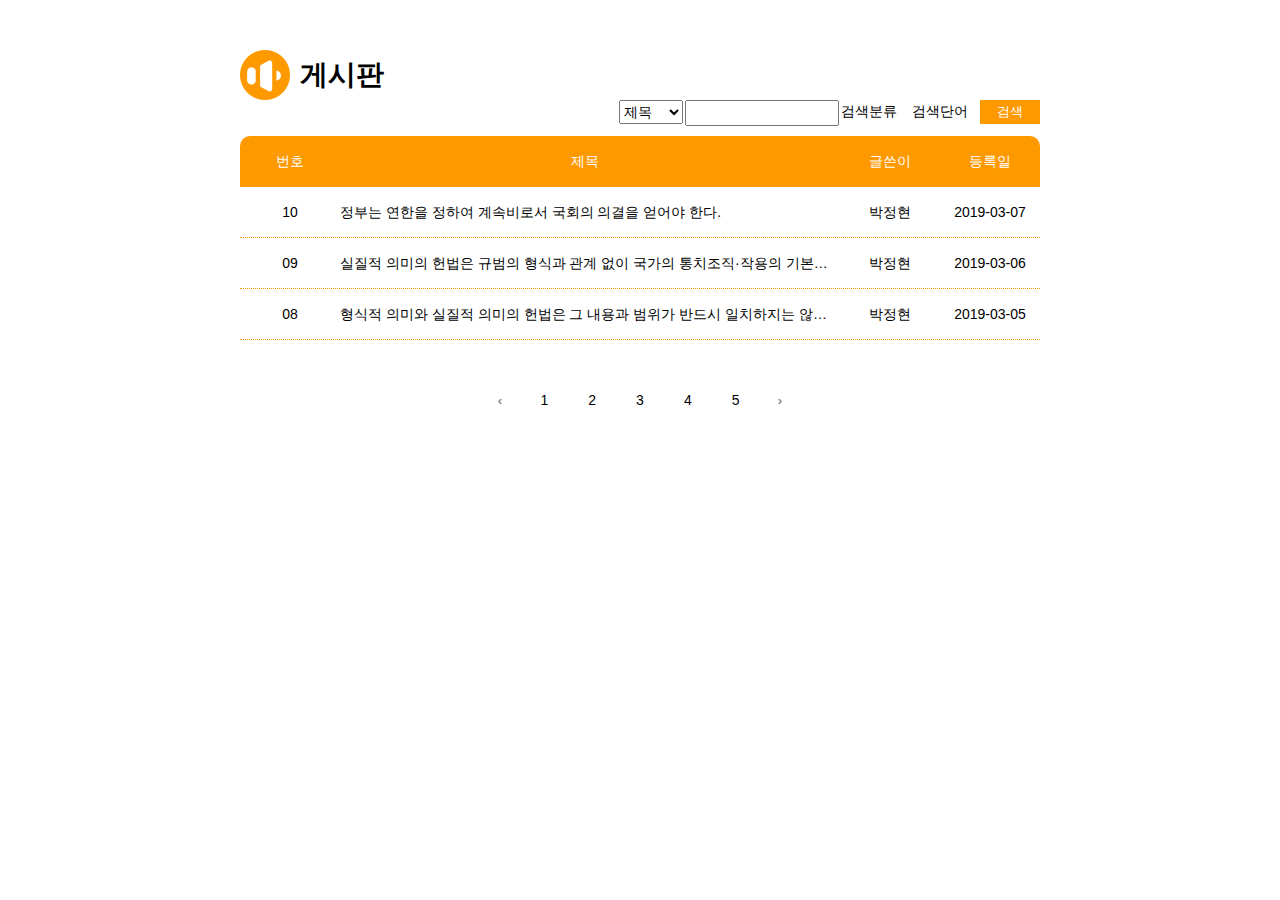
<file: diary/HTML5_CSS3/board/index.html>
<!doctype html>
<html lang="ko">
<head>
	<meta charset="UTF-8">
	<title>게시판</title>
	<link rel="stylesheet" href="css/style.css"/>
</head>
<body>
	<div id="wrap">
		<h1>게시판</h1>
		<div id="search_wrap" class="cf">
			<form action="#" method="get">
				<fieldset>
					<label>검색분류 &nbsp;&nbsp;
						<select name="search">
							<option value="제목">제목</option>
							<option value="내용">내용</option>
							<option value="글쓴이">글쓴이</option>
						</select>
					</label>
					<label>검색단어&nbsp;&nbsp;
						<input type="text" name="text"/>
					</label>
					<button type="submit">검색</button>
				</fieldset>
			</form>
		</div><!-- id="search_wrap" -->
		<div id="board">
			<div class="first cf">
				<div><span>번호</span></div>
				<div class="title"><span>제목</span></div>
				<div><span>글쓴이</span></div>
				<div><span>등록일</span></div>
			</div>
			<div class="cf">
				<input type="radio" id="click10" name="click"/>
				<div>10</div>
				<div class="title left"><label for="click10" class="cf">정부는 연한을 정하여 계속비로서 국회의 의결을 얻어야 한다.</label></div>
				<div>박정현</div>
				<div>2019-03-07</div>
				<div class="content_wrap">
					<div class="subJect">
						정부는 연한을 정하여 계속비로서 국회의 의결을 얻어야 한다.
					</div>
					<div class="content">
						형식적 의미의 헌법은 규정되어 있는 내용과 관계 없이 헌법이라는 이름을 가진 규범으로서 곧 성문헌법을 말한다. 그러므로 불문헌법 국가에는 형식적 의미의 헌법이 존재하지 않으며, '영국에는 헌법이 없다'는 표현은 이를 나타낸다. 한국의 헌법은 1948년 7월 17일에 제정되었고, 9차례 개정하였으며, 전문과 총강(總綱), 국민의 권리와 의무, 국회, 정부, 법원, 헌법재판소, 선거관리, 지방자치, 경제, 헌법개정의 10장으로 나누어진 전문 130조와 부칙으로 되어 있다.
					</div>
				</div>
			</div><!--  class="cf" -->
			<div class="cf">
				<input type="radio" id="click09" name="click"/>
				<div>09</div>
				<div class="title left"><label for="click09" class="cf">실질적 의미의 헌법은 규범의 형식과 관계 없이 국가의 통치조직·작용의 기본원칙에 관한 규범을 총칭한다.</label></div>
				<div>박정현</div>
				<div>2019-03-06</div>
				<div class="content_wrap">
					<div class="subJect">
						실질적 의미의 헌법은 규범의 형식과 관계 없이 국가의 통치조직·작용의 기본원칙에 관한 규범을 총칭한다.
					</div>
					<div class="content">
						실질적 의미의 헌법은 규범의 형식과 관계 없이 국가의 통치조직·작용의 기본원칙에 관한 규범을 총칭한다. 실질적 의미의 헌법에는 형식적 의미의 헌법 뿐 아니라 정부조직법·국회법·법원조직법·정당법·선거법 등의 법률과 관련 명령·규칙, 헌법적 관습 등 명칭과 존재 형식에 불구하고 국가의 통치조직과 작용에 관한 기본원칙을 규율하는 모든 규범이 포함된다.
					</div>
				</div>
			</div><!--  class="cf" -->
			<div class="cf">
				<input type="radio" id="click08" name="click"/>
				<div>08</div>
				<div class="title left"><label for="click08" class="cf">형식적 의미와 실질적 의미의 헌법은 그 내용과 범위가 반드시 일치하지는 않는다.</label></div>
				<div>박정현</div>
				<div>2019-03-05</div>
				<div class="content_wrap">
					<div class="subJect">
						형식적 의미와 실질적 의미의 헌법은 그 내용과 범위가 반드시 일치하지는 않는다.
					</div>
					<div class="content">
						형식적 의미와 실질적 의미의 헌법은 그 내용과 범위가 반드시 일치하지는 않는다. 헌법 현실의 부단한 변화와 헌법의 특성에 비추어 실질적 의미의 헌법을 모두 성문화하는 것은 입법 기술상 불가능하며, 실질적 의미의 헌법이 아닌 사항이 정책적으로 형식적 의미의 헌법에 포함되는 경우가 있기 때문이다. 스위스 헌법의 도살조항과 독일 바이마르 헌법의 풍치조항(風致條項), 미국 헌법의 금주조항 등은 실질적 의미의 헌법이 아니면서도 형식적 의미의 헌법에 포함된 예이다.
					</div>
				</div>
			</div><!--  class="cf" -->
		</div><!--  id="board" -->
		<div id="page" class="cf">
			<div class="prev">이전</div>
			<div>1</div>
			<div>2</div>
			<div>3</div>
			<div>4</div>
			<div>5</div>
			<div class="next">다음</div>
		</div>
	</div>
</body>
</html>
</file>
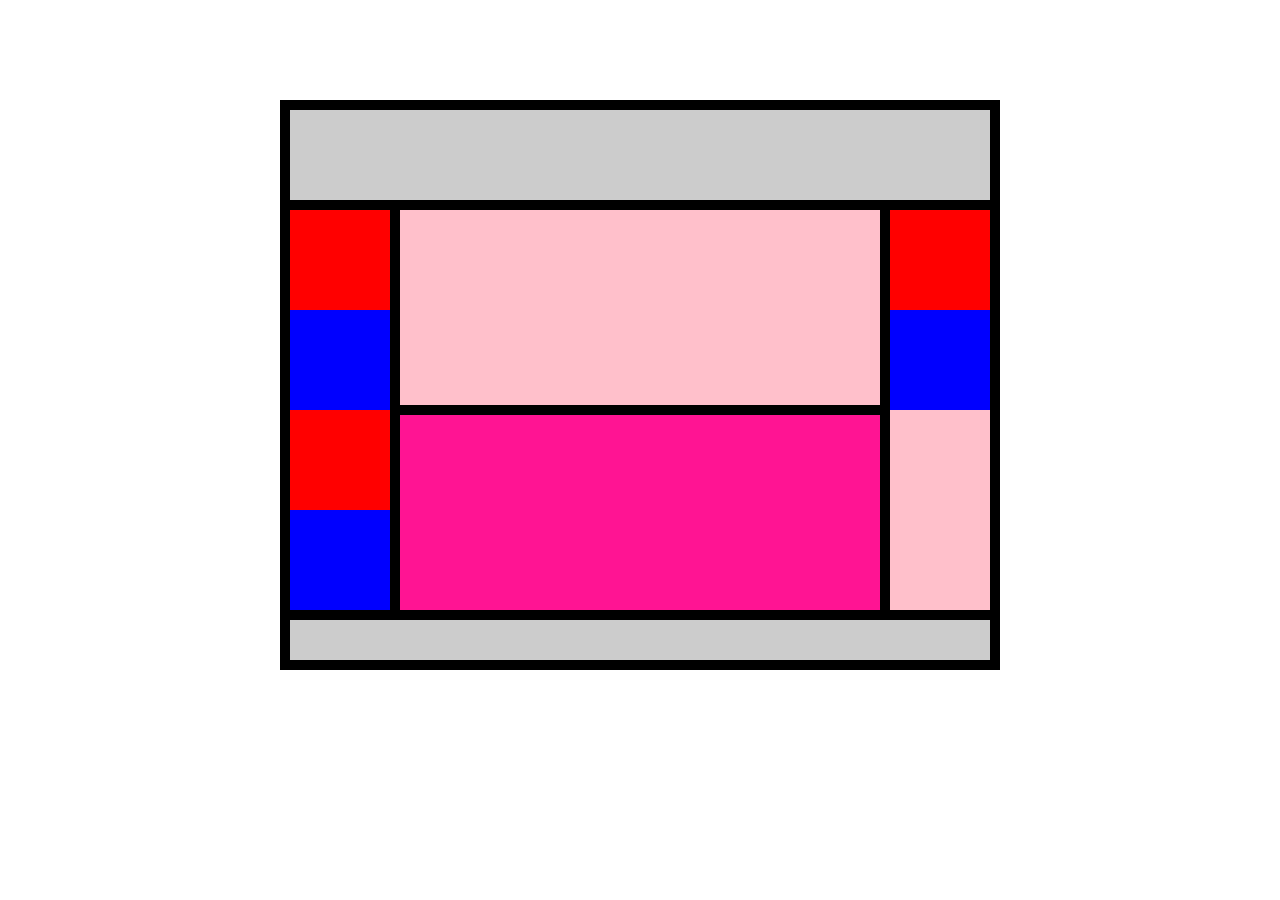
<file: diary/HTML5_CSS3/ex_02_Div_Coding/index.html>
<!doctype html>
<html lang="ko">
<head>
	<meta charset="UTF-8">
	<title>Document</title>
	<link rel="stylesheet" href="css/style.css"/>
</head>
<body>
	<div id="wrap">
		<div id="header"></div>
		<div id="section">
			<div id="left">
				<div class="box1_1 color1"></div>
				<div class="box1_1 color2"></div>
				<div class="box1_1 color1"></div>
				<div class="box1_1 color2"></div>
			</div>
			<div id="center">
				<div class="box5_2 color3 BB"></div>
				<div class="box5_2 color4 BT"></div>
			</div>
			<div id="right">
				<div class="box1_1 color1"></div>
				<div class="box1_1 color2"></div>
				<div class="box1_2 color3"></div>
			</div>
		</div>
		<div id="footer"></div>
	</div>
</body>
</html>
</file>
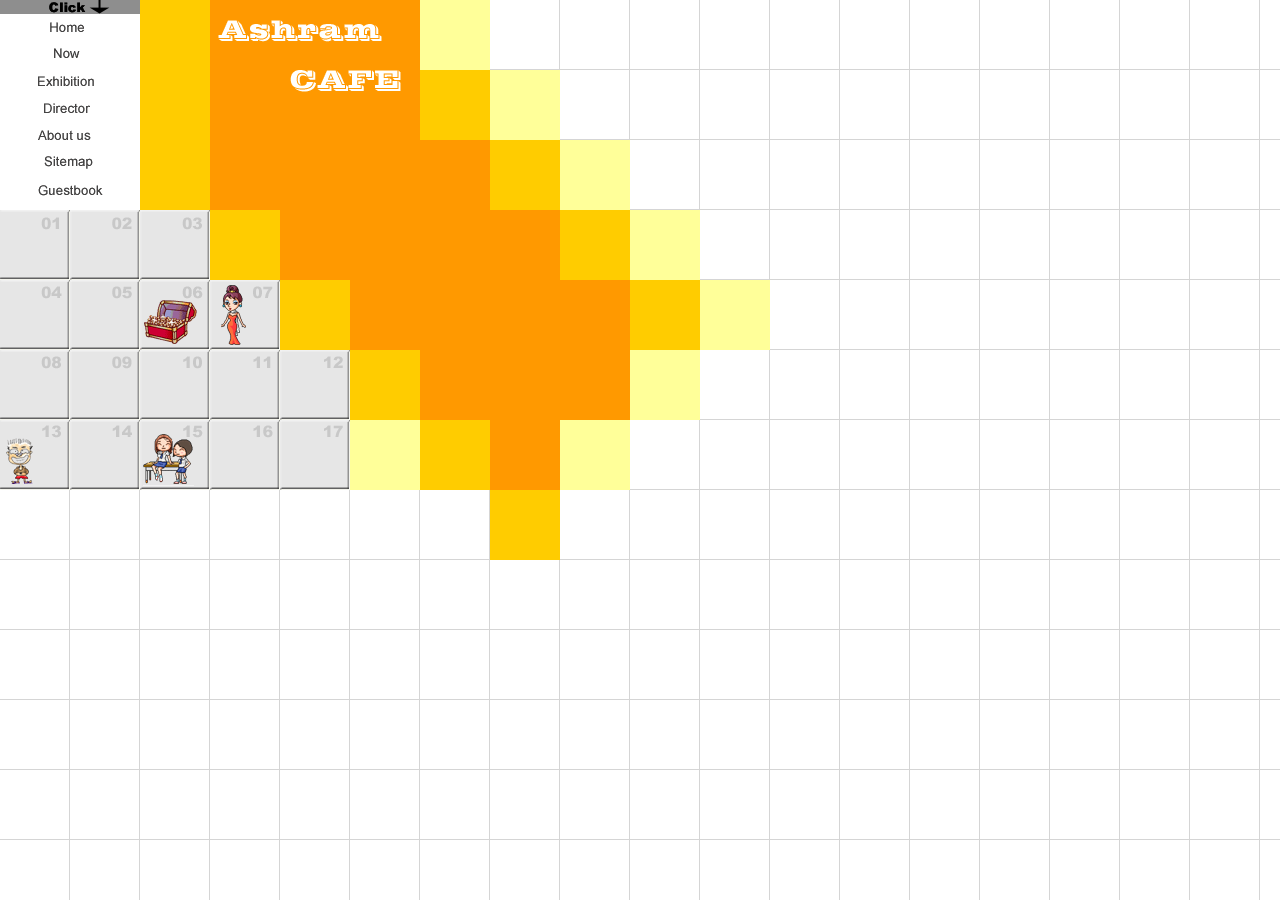
<file: diary/HTML5_CSS3/ex_03_Div_Grid/index.html>
<!doctype html>
<html lang="ko">
<head>
	<meta charset="UTF-8">
	<title>Document</title>
	<link rel="stylesheet" href="css/style.css"/>
</head>
<body>
	<div id="wrap">
		<div id="menu" class="fl">
			<ul>
				<li><img src="button/menu_click.gif" alt="btn"/></li>
				<li><a href="#"><img src="button/home_b1.gif" alt="home" onmouseover="this.src='button/home_b2.gif'" onmouseout="this.src='button/home_b1.gif'"/></a></li>
				<li><a href="#"><img src="button/now_b1.gif" alt="now" onmouseover="this.src='button/now_b2.gif'" onmouseout="this.src='button/now_b1.gif'"/></a></li>
				<li><a href="#"><img src="button/exhibition_b1.gif" alt="exhibition" onmouseover="this.src='button/exhibition_b2.gif'" onmouseout="this.src='button/exhibition_b1.gif'"/></a></li>
				<li><a href="#"><img src="button/director_b1.gif" alt="diretor" onmouseover="this.src='button/director_b2.gif'" onmouseout="this.src='button/director_b1.gif'"/></a></li>
				<li><a href="#"><img src="button/aboutus_b1.gif" alt="diretor" onmouseover="this.src='button/aboutus_b2.gif'" onmouseout="this.src='button/aboutus_b1.gif'"/></a></li>
				<li><a href="#"><img src="button/sitemap_b1.gif" alt="diretor" onmouseover="this.src='button/sitemap_b2.gif'" onmouseout="this.src='button/sitemap_b1.gif'"/></a></li>
				<li><a href="#"><img src="button/guestbook_b1.gif" alt="diretor" onmouseover="this.src='button/guestbook_b2.gif'" onmouseout="this.src='button/guestbook_b1.gif'"/></a></li>
				
				
			</ul>
		</div>
		<div class="box1_3 fl">
			<div class="box1_1 color2"></div>
			<div class="box1_1 color2"></div>
			<div class="box1_1 color2"></div>
		</div>
		<div class="box3_3 fl">
			<div id="title" class="color3"><img src="images2/title_cafe.gif" alt="title"/></div>
			<div class="box3_1">
				<div class="box1_1 color3 fl"></div>
				<div class="box1_1 color3 fl"></div>
				<div class="box1_1 color3 fl"></div>
			</div>
		</div>
		<div class="box1_3 fl">
			<div class="box1_1 color1"></div>
			<div class="box1_1 color2"></div>
			<div class="box1_1 color3"></div>
		</div>
		<div class="box1_3 fl">
			<div class="box1_1"></div>
			<div class="box1_1 color1"></div>
			<div class="box1_1 color2"></div>
		</div>
		<div class="box1_3 fl">
			<div class="box1_1"></div>
			<div class="box1_1"></div>
			<div class="box1_1 color1"></div>
		</div>
		<div class="box1_3 fl">
			<div class="box1_1"></div>
			<div class="box1_1"></div>
			<div class="box1_1"></div>
		</div>
		<div class="box1_3 fl">
			<div class="box1_1"></div>
			<div class="box1_1"></div>
			<div class="box1_1"></div>
		</div>
		<div class="box11_1">
			<div class="box1_1 fl"><img src="images2/grid_gray01.gif" alt="1"/></div>
			<div class="box1_1 fl"><img src="images2/grid_gray02.gif" alt="1"/></div>
			<div class="box1_1 fl"><img src="images2/grid_gray03.gif" alt="1"/></div>
			<div class="box1_1 color2 fl"></div>
			<div class="box1_1 color3 fl"></div>
			<div class="box1_1 color3 fl"></div>
			<div class="box1_1 color3 fl"></div>
			<div class="box1_1 color3 fl"></div>
			<div class="box1_1 color2 fl"></div>
			<div class="box1_1 color1 fl"></div>
			<div class="box1_1 fl"></div>
		</div>
		<div class="box11_1">
			<div class="box1_1 fl"><img src="images2/grid_gray04.gif" alt="1"/></div>
			<div class="box1_1 fl"><img src="images2/grid_gray05.gif" alt="1"/></div>
			<div class="box1_1 fl"><img src="images2/grid_gray06.gif" alt="1"/></div>
			<div class="box1_1 fl"><img src="images2/grid_gray07.gif" alt="1"/></div>
			<div class="box1_1 color2 fl"></div>
			<div class="box1_1 color3 fl"></div>
			<div class="box1_1 color3 fl"></div>
			<div class="box1_1 color3 fl"></div>
			<div class="box1_1 color3 fl"></div>
			<div class="box1_1 color2 fl"></div>
			<div class="box1_1 color1 fl"></div>
		</div>
		<div class="box11_1">
			<div class="box1_1 fl"><img src="images2/grid_gray08.gif" alt="1"/></div>
			<div class="box1_1 fl"><img src="images2/grid_gray09.gif" alt="1"/></div>
			<div class="box1_1 fl"><img src="images2/grid_gray10.gif" alt="1"/></div>
			<div class="box1_1 fl"><img src="images2/grid_gray11.gif" alt="1"/></div>
			<div class="box1_1 fl"><img src="images2/grid_gray12.gif" alt="1"/></div>
			<div class="box1_1 color2 fl"></div>
			<div class="box1_1 color3 fl"></div>
			<div class="box1_1 color3 fl"></div>
			<div class="box1_1 color3 fl"></div>
			<div class="box1_1 color1 fl"></div>
			<div class="box1_1 fl"></div>
		</div>
		<div class="box11_1">
			<div class="box1_1 fl"><img src="images2/grid_gray13.gif" alt="1"/></div>
			<div class="box1_1 fl"><img src="images2/grid_gray14.gif" alt="1"/></div>
			<div class="box1_1 fl"><img src="images2/grid_gray15.gif" alt="1"/></div>
			<div class="box1_1 fl"><img src="images2/grid_gray16.gif" alt="1"/></div>
			<div class="box1_1 fl"><img src="images2/grid_gray17.gif" alt="1"/></div>
			<div class="box1_1 color1 fl"></div>
			<div class="box1_1 color2 fl"></div>
			<div class="box1_1 color3 fl"></div>
			<div class="box1_1 color1 fl"></div>
			<div class="box1_1 fl"></div>
			<div class="box1_1 fl"></div>
		</div>
		<div class="box11_1">
			<div class="box1_1 fl"></div>
			<div class="box1_1 fl"></div>
			<div class="box1_1 fl"></div>
			<div class="box1_1 fl"></div>
			<div class="box1_1 fl"></div>
			<div class="box1_1 fl"></div>
			<div class="box1_1 fl"></div>
			<div class="box1_1 color2 fl"></div>
			<div class="box1_1 fl"></div>
			<div class="box1_1 fl"></div>
			<div class="box1_1 fl"></div>
		</div>
	</div>
</body>
</html>
</file>
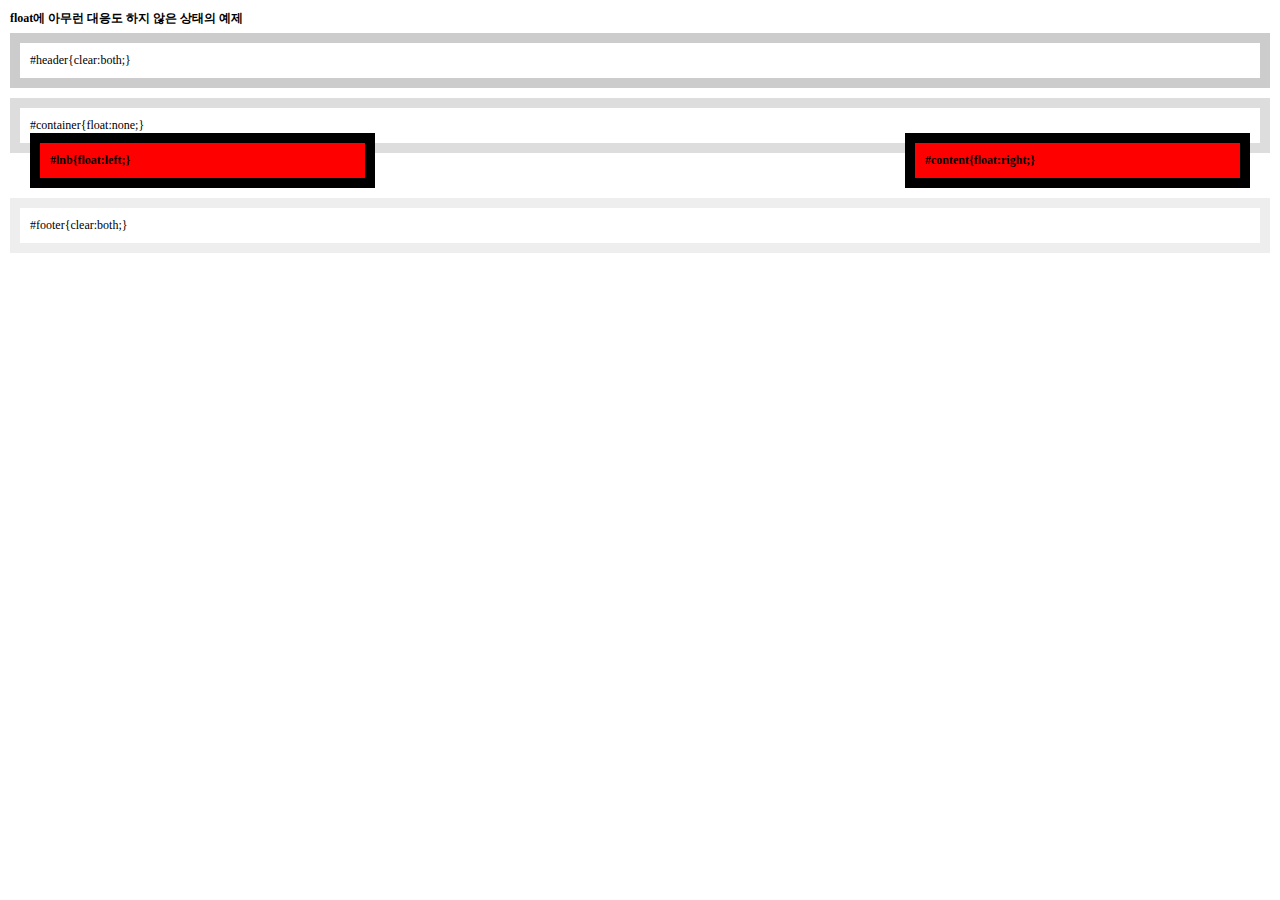
<file: diary/HTML5_CSS3/ex_05_Clear_Fix/index.html>
<!doctype html>
<html lang="ko">
<head>
	<meta charset="UTF-8">
	<title>float에 아무런 대응도 하지 않은 상태의 예제</title>
	<style type="text/css">
		*{margin:0; padding:0; font-size:1em;}
		body{background:#fff; margin:10px; font-size:0.75em;}
		h1{font:25px; margin:0 0 0.5em 0;}
		#header{
			clear:both;
			padding:10px;
			margin:0 0 10px 0;
			border: 10px solid #ccc;
		}
		#container{
			float:none;
			padding:10px;
			margin:0 0 10px 0;
			border: 10px solid #ddd;
			background:#fff;
		}
		#lnb{
			float:left;
			width:25%;
			margin:0 0 10px 0;
			padding:10px;
			border:10px solid #000;
			background:#ff0000;
		}
		#content{
			width:25%;
			float:right;
			padding:10px;
			margin:0 0 10px 0;
			border: 10px solid #000;
			background:#ff0000;
		}
		#footer{
			clear:both;
			padding:10px; 
			border:10px solid #eee;
		}
	</style>
</head>
<body>
	<h1>float에 아무런 대응도 하지 않은 상태의 예제</h1>
	<div id="header">
		<p>#header{clear:both;}</p>
	</div>
	<div id="container">
		<p>#container{float:none;}</p>
		<div id="lnb">
			<p><strong>#lnb{float:left;}</strong></p>
		</div>
		<div id="content">
			<p><strong>#content{float:right;}</strong></p>
		</div>
	</div>
	<div id="footer">
		<p>#footer{clear:both;}</p>
	</div>
</body>
</html>
</file>
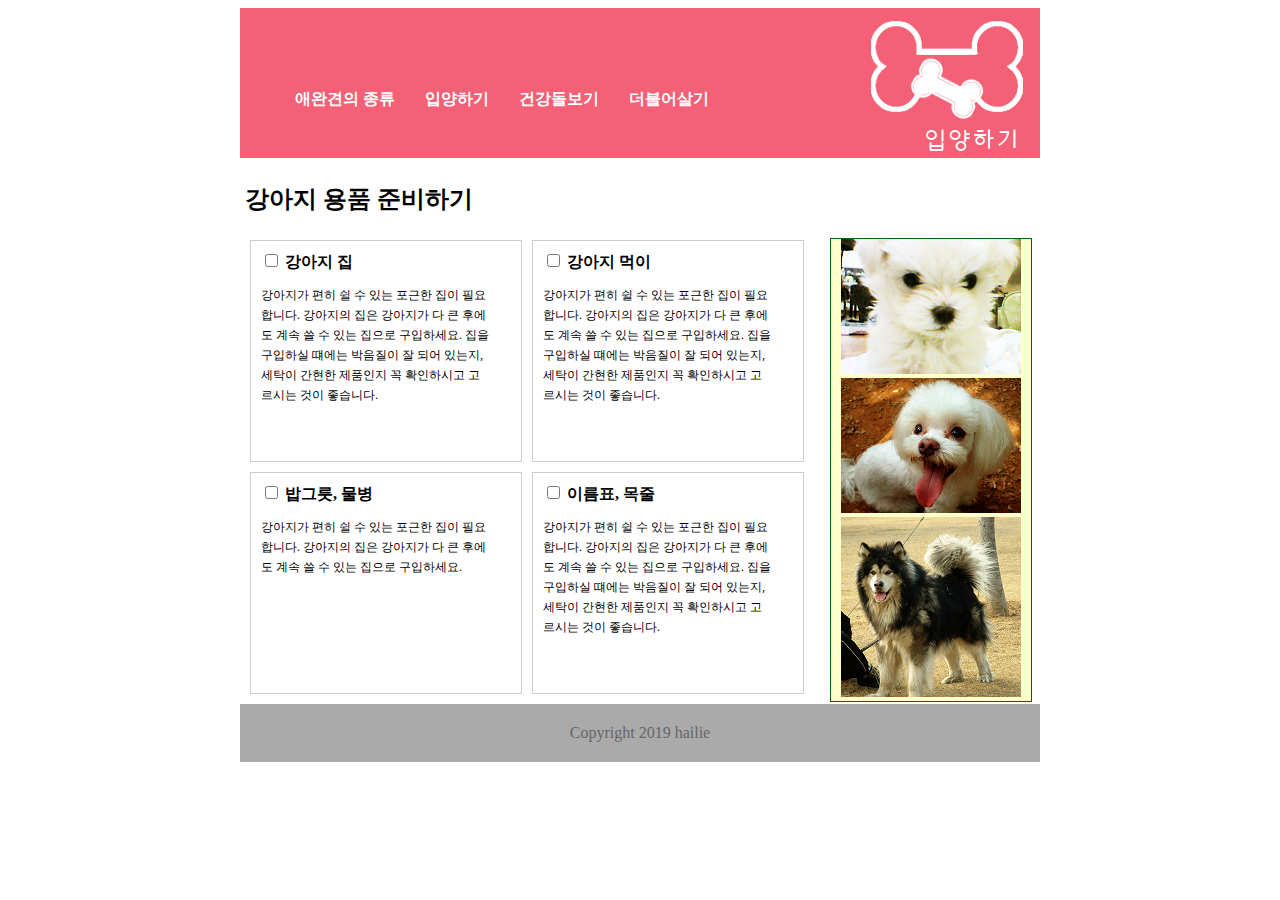
<file: diary/HTML5_CSS3/ex_07_Check_Box/index.html>
<!doctype html>
<html lang="ko">
<head>
	<meta charset="UTF-8">
	<title>Document</title>
	<link rel="stylesheet" href="css/style.css"/>
</head>
<body>
	<div id="wrapper">
		<header>
			<nav>
				<ul>
					<li><a href="#">애완견의 종류</a></li>
					<li><a href="#">입양하기</a></li>
					<li><a href="#">건강돌보기</a></li>
					<li><a href="#">더불어살기</a></li>
				</ul>
			</nav>
		</header>
		<section>
			<h2>강아지 용품 준비하기</h2>
			<article class="at1">
				<input type="checkbox"/>
				<h3>강아지 집</h3>
				<div class="check">
					<p>강아지가 편히 쉴 수 있는 포근한 집이 필요합니다. 강아지의 집은 강아지가 다 큰 후에도 계속 쓸 수 있는 집으로 구입하세요. 집을 구입하실 떄에는 박음질이 잘 되어 있는지, 세탁이 간현한 제품인지 꼭 확인하시고 고르시는 것이 좋습니다.</p>
				</div>
			</article>
			<article class="at2">
				<input type="checkbox"/>
				<h3>강아지 먹이</h3>
				<div class="check">
					<p>강아지가 편히 쉴 수 있는 포근한 집이 필요합니다. 강아지의 집은 강아지가 다 큰 후에도 계속 쓸 수 있는 집으로 구입하세요. 집을 구입하실 떄에는 박음질이 잘 되어 있는지, 세탁이 간현한 제품인지 꼭 확인하시고 고르시는 것이 좋습니다.</p>
				</div>
			</article>
			<article class="at3">
				<input type="checkbox"/>
				<h3>밥그릇, 물병</h3>
				<div class="check">
					<p>강아지가 편히 쉴 수 있는 포근한 집이 필요합니다. 강아지의 집은 강아지가 다 큰 후에도 계속 쓸 수 있는 집으로 구입하세요.</p>
				</div>
			</article>
			<article class="at4">
				<input type="checkbox"/>
				<h3>이름표, 목줄</h3>
				<div class="check">
					<p>강아지가 편히 쉴 수 있는 포근한 집이 필요합니다. 강아지의 집은 강아지가 다 큰 후에도 계속 쓸 수 있는 집으로 구입하세요. 집을 구입하실 떄에는 박음질이 잘 되어 있는지, 세탁이 간현한 제품인지 꼭 확인하시고 고르시는 것이 좋습니다.</p>
				</div>
			</article>
		</section>
		<aside>
			<img src="images/1.png" width="180" height="135" alt="말티즈"/>
			<img src="images/3.png" width="180" height="135" alt="말티즈"/>
			<img src="images/2.png" width="180" height="180" alt="말티즈"/>
		</aside>
		<footer>
			<address>Copyright 2019 hailie</address>
		</footer>
	</div>
</body>
</html>
</file>
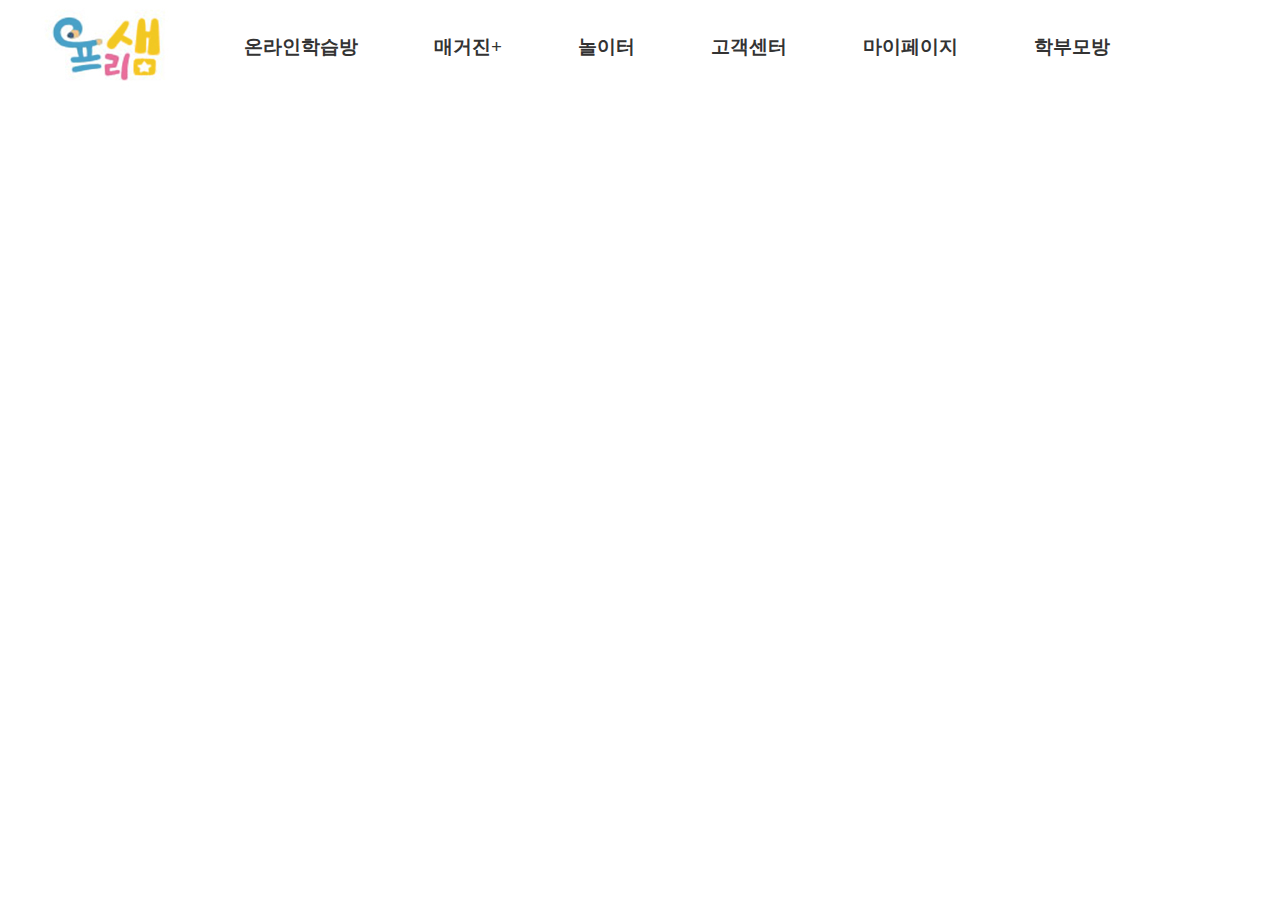
<file: diary/HTML5_CSS3/red/index.html>
<!doctype html>
<html lang="ko">
<head>
	<meta charset="UTF-8">
	<title>redpen</title>
	<link rel="stylesheet" href="css/style.css"/>
</head>
<body>
	<div id="lnb">
		<ul id="nav" class="cf">
			<li id="freesamLogo" class="fl"><a href="index.html"><img src="images/freesamLogo.jpg" width="181" height="94"	alt="프리샘로고"/></a></li>
			<li class="m_1 fl"><a href="#">온라인학습방</a>
				<div class="width100">
					<ul class="m_width cf">
						<li class="m1_tit fl">
							<h2>온라인학습방</h2><img src="images/titIC.png" width="135" height="135" alt="온라인학습방"/>
						</li>
						<li class="fl">
							<h3><a href="#">온라인 학습</a></h3>
							<dl>
								<dt><a href="#">계획</a></dt>
								<dd><a href="#">빨간펜 4S 시스템 달력</a></dd>
								<dt><a href="#">학습</a></dt>
								<dd><a href="#">단짝강의</a></dd>
								<dd><a href="#">멀티 영상 자료실</a></dd>
								<dt><a href="#">진단</a></dt>
								<dd><a href="#">클리닉 강의</a></dd>
								<dt><a href="#">기타</a></dt>
								<dd><a href="#">해답 다운로드</a></dd>
								<dd><a href="#">언어 영역별 학습</a></dd>
							</dl>
						</li>
						<li class="fl">
							<h3><a href="#">빨간펜 독서 논술</a></h3>
							<dl>
								<dt><a href="#">빨간펜 독서논술</a></dt>
								<dd></dd>
							</dl>
							<h3><a href="#">빨간펜S</a></h3>
							<dl>
								<dt><a href="#">빨간펜S 국어</a></dt>
								<dd></dd>
								<dt><a href="#">빨간펜S 수학</a></dt>
								<dd></dd>
								<dt><a href="#">빨간펜S 한자</a></dt>
								<dd></dd>
							</dl>
						</li>
						<li class="fl">
							<h3><a href="#">+JEM</a></h3>
							<dl>
								<dt><a href="#">+JEM KIDS</a></dt>
								<dd></dd>
								<dt><a href="#">+JEM JUNIOR</a></dt>
								<dd></dd>
								<dt><a href="#">+JEM SENIOR</a></dt>
								<dd></dd>
								<dt><a href="#">+JEM PHONE</a></dt>
								<dd></dd>
								<dt><a href="#">+JEM 무료체험</a></dt>
								<dd></dd>
							</dl>
						</li>
						<li class="fl">
							<h3><a href="#">빨간펜 무료체험</a></h3> <br/><br/>
							<h3><a href="#">Story Phonics</a></h3>
						</li>
					</ul>
				</div>
			</li>	<!-- class="m_1 fl" -->
			<li class="m_2 fl"><a href="#">매거진+</a>
				<div class="width100">
					<ul class="m_width cf">
						<li class="m1_tit fl">
							<h2>매거진+</h2><img src="images/titIC02.png" width="135" height="135" alt="매거진"/>
						</li>
						<li class="fl">
							<h3><a href="#">과학소년</a></h3>
							<dl>
								<dt><a href="#">특집</a></dt>
								<dd><a href="#">특집</a></dd>
								<dt><a href="#">주요기사</a></dt>
								<dd><a href="#">사이언스 뉴스</a></dd>
								<dd><a href="#">과학교실</a></dd>
								<dt><a href="#">참여기사</a></dt>
								<dd><a href="#">과학 앙케이트 쇼</a></dd>
								<dt><a href="#">학습기사</a></dt>
								<dd><a href="#">직업 탐색 가이드</a></dd>
								<dd><a href="#">펀펀 실험실</a></dd>
							</dl>
						</li>
						<li class="fl">
							<h3><a href="#">통신소년</a></h3>
							<dl>
								<dt><a href="#">우체통</a></dt>
								<dd><a href="#">곽소친</a></dd>
								<dt><a href="#">최강 라이벌을 찾아라!</a></dt>
								<dd><a href="#">내가 찾은 유투브</a></dd>			<dt><a href="#">통신원 소개</a></dt>
								<dd></dd>
								<dt><a href="#">이달의 목차</a></dt>
								<dd></dd>
							</dl>
						</li>
						<li class="fl">
							<h3><a href="#">위즈키즈</a></h3>
							<dl>
								<dt><a href="#">특집</a></dt>
								<dd><a href="#">특집</a></dd>
								<dt><a href="#">융합놀이터</a></dt>
								<dd><a href="#">융합키친</a></dd>				
								<dt><a href="#">호기심 세상</a></dt>
								<dd><a href="#">엎치락뒤치락 시사 논술</a></dd>			
								<dt><a href="#">꼬치꼬치 역사</a></dt>
								<dd><a href="#">역사 따지기</a></dd>
							</dl>
						</li>
						<li class="fl">
							<h3><a href="#">독서소년</a></h3>
							<dl>
								<dt><a href="#">달콤한 독서</a></dt>
								<dd><a href="#">쓱쓱 쓰는 독서록</a></dd>
								<dd><a href="#">도전! 주니어 작가</a></dd>
								<dt><a href="#">위키토피아</a></dt>
								<dd><a href="#">베스트 위키즌 인증샷</a></dd>
								<dd><a href="#">위만사vs위키즌</a></dd>
								<dd><a href="#">도전! 카피라이터</a></dd>
								<dd><a href="#">PLUS -BEST 활용기-</a></dd>
								<dt><a href="#">이달의 목차</a></dt>
								<dd></dd>					
							</dl>
						</li>
					</ul>
				</div>
			</li>
			<li class="m_3 fl"><a href="#">놀이터</a>
				<div class="width100">
					<ul class="m_width cf">
						<li class="m1_tit fl">
							<h2>놀이터</h2>
						</li>
						<li class="fl">
							<h3><a href="#">토론방</a></h3>
						</li>
						<li class="fl">
							<h3><a href="#">퀴즈쇼</a></h3>
						</li>
						<li class="fl">
							<h3><a href="#">묻고답하기</a></h3>
						</li>
						<li class="fl">
							<h3><a href="#">설문조사</a></h3>
						</li>
						
					</ul>
				</div>
			</li>
			<li class="m_4 fl"><a href="#">고객센터</a>
				<div class="width100">
					<ul class="m_width cf">
						<li class="m1_tit fl">
							<h2>고객센터</h2>
						</li>
						<li class="fl">
							<h3><a href="#">공지사항</a></h3>
						</li>
						<li class="fl">
							<h3><a href="#">1:1문의</a></h3>
						</li>
						<li class="fl">
							<h3><a href="#">FAQ</a></h3>
						</li>
					</ul>
				</div>
			</li>
			<li class="m_5 fl"><a href="#">마이페이지</a>
				<div class="width100">
					<ul class="m_width cf">
						<li class="m1_tit fl">
							<h2>마이페이지</h2><img src="images/titIC03.png" width="135" height="135" alt="마이페이지"/>
						</li>
						<li class="fl">
							<h3><a href="#">나의 학습방</a></h3>
							<dl>
								<dt><a href="#">나의 학습현황</a></dt>
								<dd></dd>
								<dt><a href="#">나의 댓글</a></dt>
								<dd></dd>
								<dt><a href="#">쪽지관리</a></dt>
								<dd></dd>
								<dt><a href="#">친구</a></dt>
								<dd></dd>
								<dt><a href="#">프리</a></dt>
								<dd></dd>
							</dl>
						</li>
						<li class="fl">
							<h3><a href="#">회원정보</a></h3>
							<dl>
								<dt><a href="#">회원정보 수정</a></dt>
								<dd></dd>
								<dt><a href="#">회원탈퇴</a></dt>
								<dd></dd>
							</dl>
						</li>
					</ul>
				</div>
			</li>
			<li class="m_6 fl"><a href="#">학부모방</a>
				<div class="width100">
					<ul class="m_width cf">
						<li class="m1_tit fl">
							<h2>학부모방</h2>
						</li>
						<li class="fl">
							<h3><a href="#">우리아이 학습현황</a></h3>
						</li>
						<li class="fl">
							<h3><a href="#">우리아이 등록하기</a></h3>
						</li>
					</ul>
				</div>
			</li>
		</ul>
	</div>
</body>
</html>
</file>
<file: diary/style.css>
@media screen and (max-width:1100px) {
	*{font-size:20px;}
    #box1,#box2,#box3,#box4{width:100%; float:left; margin-bottom:50px; }
	h1{font-size:30px;}
	h2{font-size:25px;}
	h3{font-size:22px;}
		
}
</file>
<file: diary/HTML5_CSS3/board/css/style.css>
*{margin:0; padding:0;}
img{border:0;}
html{overflow-y:scroll;}
body{font:14px "맑은 고딕", sans-serif;}
.fl{float:left;}
.cf:after{content:""; display:block; clear:both;}

#wrap{width:800px; margin:0 auto; }
h1{
	background:url(../images/table_bg.png) no-repeat left center ; height:50px; line-height:50px; padding-left:60px; margin-top:50px;
}
#search_wrap fieldset{float:right; margin-bottom:10px; border:0;}
#search_wrap select, #search_wrap input{
	vertical-align:middle;
	font-size:14px;
	display:block;
	float:left;
	margin-right:2px;
	border:1ps solid #aaa;
}
#search_wrap select{height:24px;}
#search_wrap input{height:22px; line-height:22px; width:150px;}
#search_wrap button{height:24px; width:60px; border:none;background:#ff9900; color:#fff;}
#search_wrap button:hover{cursor:pointer; color:#333;}

/* 게시판 목록 */
#board>div{border-bottom:1px dotted #ff9900;}
#board>div:hover{background:#ffffee;}
#board>div.first{background:#ff9900; border-radius:10px 10px 0 0; color:#fff;}
#board>div.first>div{width:100px; line-height:50px; height:50px; text-align:center;float:left;}
#board>div>div.left{text-align:left;}
#board>div.first:hover{background:#ff9900;}
#board>div input{display:none;}
#board>div>div{width:100px; line-height:50px; height:50px; text-align:center;float:left;}

.title{width:490px!important; text-align:justify; margin-right:10px; white-space:nowrap; overflow:hidden; text-overflow:ellipsis; cursor:pointer;}
.content_wrap{height:auto!important; width:96%!important; text-align:left!important; padding:2%; display:none;}

#board input:checked~div.content_wrap{display:block;}
#board input:checked~div.title>label{cursor:default;}
label{cursor:pointer;}
.subJect{text-align:justify; font-weight:bold; font-size:16px; background:#ffefbf; padding:10px 20px; line-height:26px;}
.content{text-align:justify; padding:10px 20px; background:#fff; line-height:24px; border-bottom:1px solid #ddd;}

/* 번호 */
#page{position:relative; float:left; left:50%; top:50px;}
#page>div{position:relative; float:left; left:-50%; padding:2px 10px; margin:0 10px; cursor:pointer;}

.prev, .next{text-indent:-99999px;}
.prev{background:url(../images/left.png) no-repeat center center; }
.next{background:url(../images/right.png) no-repeat center center; }
</file>
<file: diary/HTML5_CSS3/ex_02_Div_Coding/css/style.css>
#wrap{width:700px; height:550px; margin:100px auto; border:10px solid #000;}
#header{width:700px; height:90px; background:#ccc; border-bottom:10px solid #000;}
#section{width:700px; height:400px;}
#left{width:100px; height:400px;float:left;}
#center{width:480px; height:400px; float:left; border-left:10px solid #000; border-right:10px solid #000; }
#right{width:100px; height:400px; float:left;}

.box1_1{width:100px; height:100px; }
.box1_2{width:100px; height:200px;}	
.box5_2{width:480px; height:195px;}
.BB{border-bottom:5px solid #000;}
.BT{border-top:5px solid #000;}
.color1{background:red;}
.color2{background:blue;}
.color3{background:pink;}
.color4{background:deeppink;}

#footer{width:700px; height:40px; background:#ccc; border-top:10px solid #000;}
</file>
<file: diary/HTML5_CSS3/ex_03_Div_Grid/css/style.css>
*{margin:0; padding:0;}
body{background:url(../images2/grid_back_02.gif);}
.fl{float:left;}
#wrap{
	width:770px;
	height:560px;	
}
#menu{width:140px; height:210px; background:#fff;}
#menu ul li{line-height:0; }

#title{width:210px; height:140px;}
.box1_1{width:70px; height:70px; }
.box1_3{width:70px; height:210px;}
.box3_3{width:210px; height:210px; background:yellow;}
.box3_1{width:210px; height:70px;}

.color1{background:#ffff99;}
.color2{background:#ffcc00;}
.color3{background:#ff9900;}
</file>
<file: diary/HTML5_CSS3/ex_07_Check_Box/css/style.css>
#wrapper{width:800px; margin:0 auto;}
header{
	width:100%;
	height:150px; 
	background:#f46075 url(../images/nav2.png) no-repeat right center;
}
nav{float:left; width:70%; margin-top:50px;}
nav li{
	list-style:none;
	float:left;
	font-weight:bold;
	margin:15px;
}
nav li a{
	color:#fff;
	text-decoration:none;
}
h2{font-size:1.5em;}
h3{font-size:1em;}
p{line-height:20px; font-size:12px;}
section{
	width:580px;
	float:left;
	padding:5px;
}
section article{
	width:250px;
	height:200px;
	margin:5px;
	padding:10px;
	float:left;
	border:1px solid #ccc;
	overflow-y:scroll;
}
aside{float:left; width:200px; height:auto; border:1px solid darkgreen; background:#ffffcc; text-align:center; margin-top:80px;}
footer{
	clear:both;
	width:800px;
	margin-bottom:0;
	background:#aaa;
	color:#666;
	text-align:center;
}
h3{display:inline;}
address{font-style:normal; padding:20px;}
.at1:hover{
	background:#ccff99;
	border:1px solid green;
	transition:2s;
}
.at2:hover{
	background:#4cd2ff;
	border:1px solid blue;
	transition:2s;
}
.at3:hover{
	background:#b399ff;
	border:1px solid purple;
	transition:2s;
}
.at4:hover{
	background:#ff99ff;
	border:1px solid red;
	transition:2s;
}
input[type=checkbox]:checked~div.check{
	height:0;
}
.check{
	width:230px;
	height:220px;
	overflow:hidden;
	transition-duration:1s;
}
</file>
<file: diary/HTML5_CSS3/red/css/style.css>
html{overflow-y:scroll;}
*{margin:0; padding:0;}
ul,li{list-style:none;}
img{border:0; vertical-align:top;}
a{text-decoration:none; color:#333;}
.fl{float:left;}
.cf:after{content:""; display:block; clear:both;}

#lnb{position:relative; width:100%; height:94px; background:#ffffff;}
#nav{width:1400px; margin:0 auto;}
/* 1뎁스 */
#nav li{height: auto; margin: 0 38px;}
#nav li>a{display:block; line-height:94px; text-align:center; font-size:1.2em; font-weight:bold;}
#nav li a:hover{color:#e95a65;}
/* 로고 */
#lnb #nav li#freesamLogo {width:181px; margin:0 0 0 25px; padding:0;}
/* 2뎁스 */
#nav li div{position:absolute; top:94px; left:0; padding:20px 0; border:1px solid #ccc; z-index:998; background:#efefef; box-shadow:0 2px 2px #c9c9c9; width:100%; display:none;}
#nav li ul li{
	width:200px; 
	margin:0; 
	border-left:1px solid #c9c9c9;
	padding-left:20px;
}
#nav li:hover .width100{display:block;}
#nav li .m_width{width:1400px; margin:0 auto;}
#nav li .m_width .m1_tit{padding:0 10px;}
#nav li .m_width .m1_tit img{display:block; margin: 20px auto; width: 135px; height:135px;}
	/* 2뎁스 폰트 */
#nav li ul li h2{
	font-size:1.5em;
	font-weight:bold;
	text-align:center;
	color:#e95a65;
	padding-top:2px;
}
#nav li ul li dl dt a{color:#333333; font-size:1em; font-weight:bold; line-height:180%;}
#nav li ul li h3 a{
	color:#097a84;
	font-weight:bold;
	line-height:200%;
	margin-bottom:3px;
}
#nav li ul li dl dd a{color:#777777; font-size:0.8em; font-weight:bold; line-height:170%; background:url(../images/blet.png) no-repeat 0 center; padding-left:10px;}
</file>
